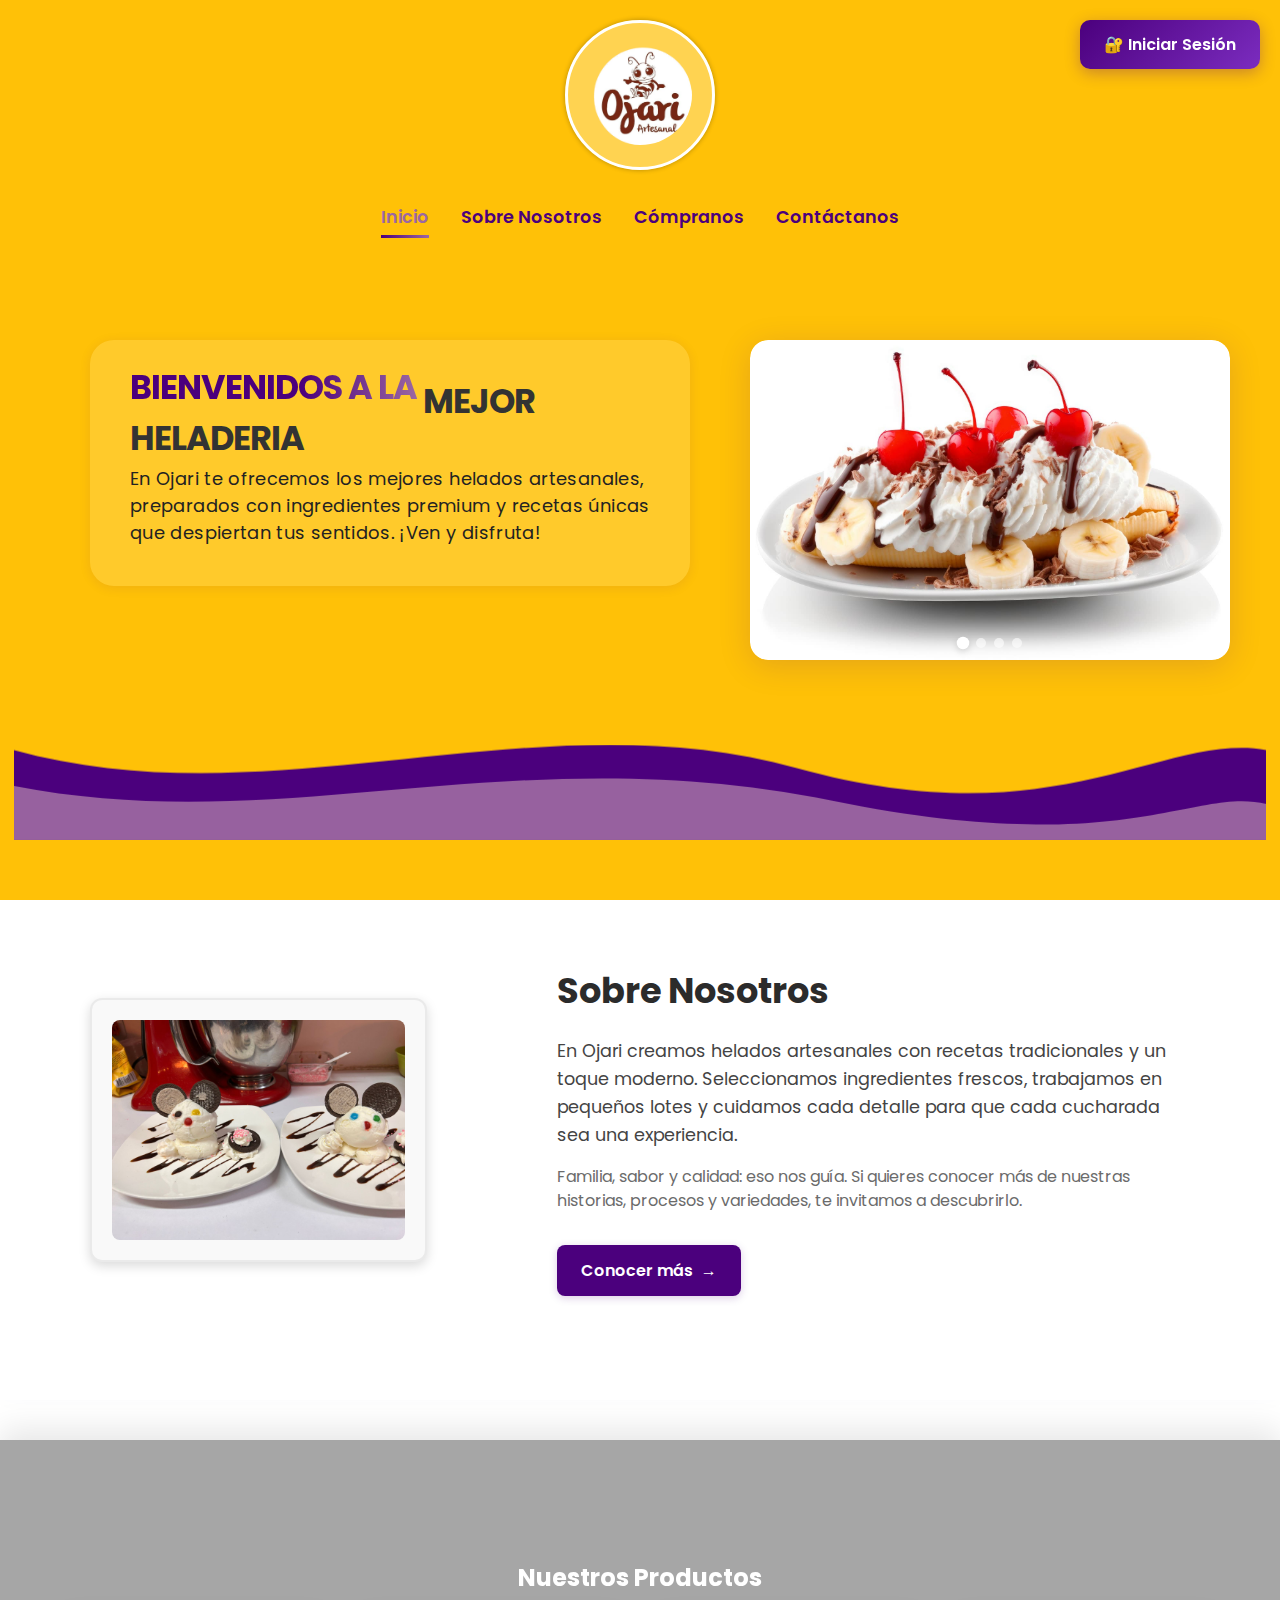
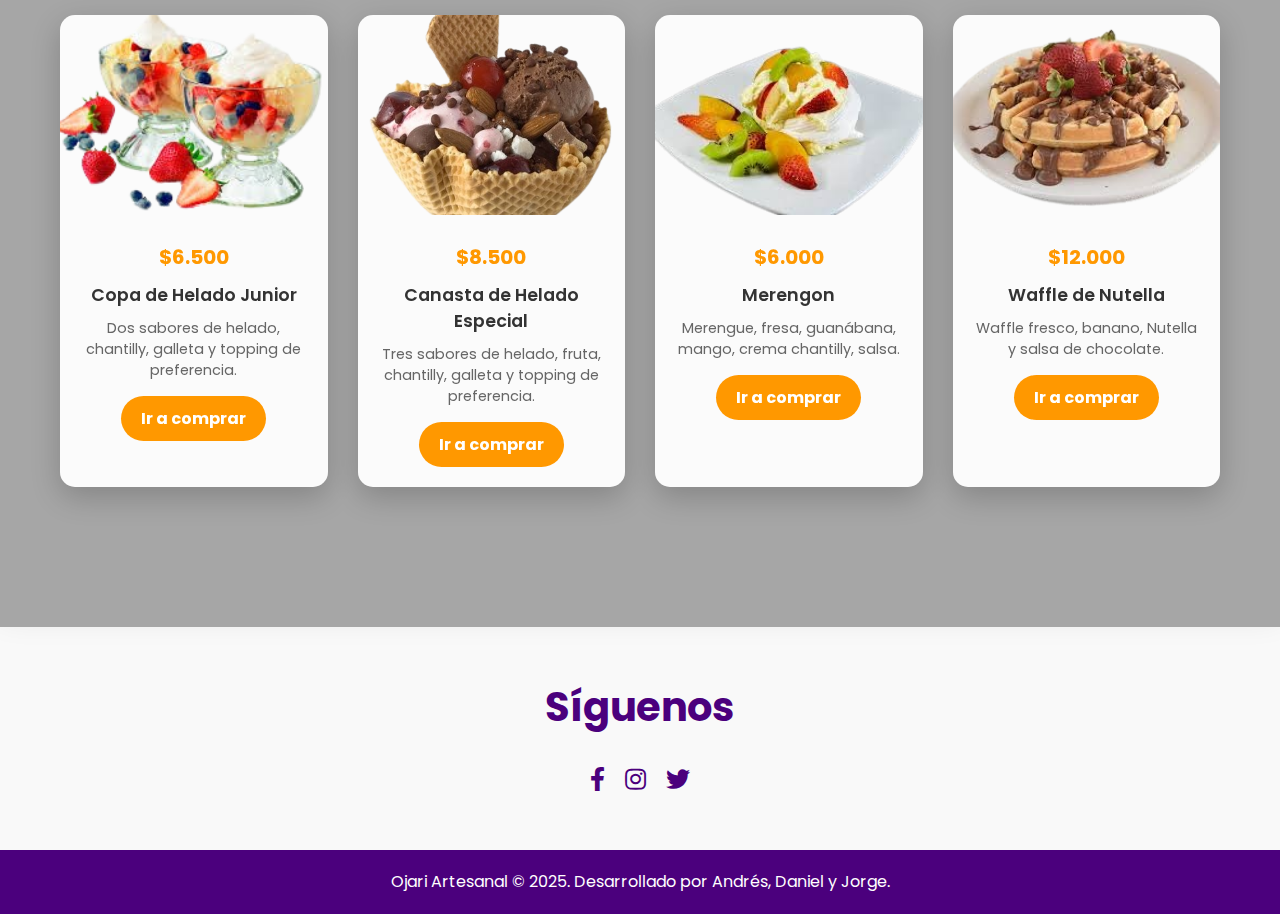
<file: Proyecto-Final-Web-main/index.html>
<!DOCTYPE html>
<html lang="es">
  <head>
    <meta charset="UTF-8" />
    <meta name="viewport" content="width=device-width, initial-scale=1.0" />
    <title>Ojari Sabana</title>
    <link
      href="https://cdnjs.cloudflare.com/ajax/libs/font-awesome/5.15.4/css/all.min.css"
      rel="stylesheet"
    />
    <link rel="stylesheet" href="Menu-Principal.css" />
    <link rel="stylesheet" href="estilos-nuevos.css" />
    <link
      href="https://fonts.googleapis.com/css2?family=Poppins:wght@400;500;600;700&display=swap"
      rel="stylesheet"
    />
    <style>
      .btn-login {
        position: fixed;
        top: 20px;
        right: 20px;
        padding: 12px 24px;
        background: linear-gradient(135deg, #4b007d 0%, #7b2cbf 100%);
        color: white;
        border: none;
        border-radius: 10px;
        font-size: 1rem;
        font-weight: 600;
        cursor: pointer;
        box-shadow: 0 4px 15px rgba(75, 0, 125, 0.3);
        transition: all 0.3s ease;
        z-index: 1000;
        text-decoration: none;
        display: inline-block;
      }
      
      .btn-login:hover {
        transform: translateY(-2px);
        box-shadow: 0 6px 20px rgba(75, 0, 125, 0.4);
      }
      
      .user-info {
        position: fixed;
        top: 20px;
        right: 20px;
        display: flex;
        align-items: center;
        gap: 15px;
        background: white;
        padding: 10px 20px;
        border-radius: 50px;
        box-shadow: 0 4px 15px rgba(0, 0, 0, 0.1);
        z-index: 1000;
      }
      
      .user-info span {
        font-weight: 600;
        color: #4b007d;
      }
      
      .btn-logout-header {
        padding: 8px 16px;
        background: #e74c3c;
        color: white;
        border: none;
        border-radius: 8px;
        cursor: pointer;
        font-weight: 600;
        transition: background 0.3s ease;
      }
      
      .btn-logout-header:hover {
        background: #c0392b;
      }
    </style>
  </head>
  <body>
    <!-- Botón de Login/User Info -->
    <div id="auth-section"></div>

    <div class="contenedorcito">
      <header>
        <div class="logo-empresa">
          <img
            src="Ojari-logo-removebg-preview.png"
            class="logo"
            alt="logo-ojari"
            loading="lazy"
          />
        </div>

        <nav>
          <ul>
            <li><a href="#" aria-current="page">Inicio</a></li>
            <li><a href="about_us.html">Sobre Nosotros</a></li>
            <li><a href="Precio-Productos.html">Cómpranos</a></li>
            <li><a href="contactanos.html">Contáctanos</a></li>
          </ul>
        </nav>
      </header>

      <div class="bienvenida">
        <div class="intro-contenedor">
          <h1>
            <span class="intro-highlight">BIENVENIDOS A LA</span> MEJOR
            HELADERIA
          </h1>
          <p>
            En Ojari te ofrecemos los mejores helados artesanales, preparados
            con ingredientes premium y recetas únicas que despiertan tus
            sentidos. ¡Ven y disfruta!
          </p>
        </div>

        <div class="carrusel" aria-roledescription="carousel">
          <div class="slider" role="list">
            <img
              src="helado1.jpg"
              alt="helado-1"
              class="slide"
              loading="lazy"
            />
            <img
              src="helado2.jpg"
              alt="helado-2"
              class="slide"
              loading="lazy"
            />
            <img
              src="helado3.jpeg"
              alt="helado-3"
              class="slide"
              loading="lazy"
            />
            <img
              src="helado4.jpeg"
              alt="helado-4"
              class="slide"
              loading="lazy"
            />
          </div>

          <div class="puntos" role="tablist" aria-label="indicadores-de-imagen">
            <button
              class="dot active"
              data-index="0"
              aria-label="Imagen 1"
              aria-pressed="true"
            ></button>
            <button
              class="dot"
              data-index="1"
              aria-label="Imagen 2"
              aria-pressed="false"
            ></button>
            <button
              class="dot"
              data-index="2"
              aria-label="Imagen 3"
              aria-pressed="false"
            ></button>
            <button
              class="dot"
              data-index="3"
              aria-label="Imagen 4"
              aria-pressed="false"
            ></button>
          </div>
        </div>
      </div>

      <div class="divisor-ondulado" aria-hidden="true">
        <svg
          viewBox="0 0 1440 200"
          xmlns="http://www.w3.org/2000/svg"
          preserveAspectRatio="none"
        >
          <path
            class="onda onda-1"
            d="M0,100 C300,180 600,40 900,120 C1200,200 1320,80 1440,100 L1440,200 L0,200 Z"
            fill="#4B007D"
          />
          <path
            class="onda onda-2"
            d="M0,140 C320,200 580,80 960,160 C1280,220 1360,140 1440,160 L1440,200 L0,200 Z"
            fill="#9B67A2"
          />
        </svg>
      </div>
    </div>

    <main class="seccion-blanca">
      <section class="about-section container">
        <div class="about-grid">
          <div class="about-image">
            <div class="image-wrapper">
              <img
                src="Ratoncitos.jpg"
                alt="dibujo-decorativo-de-abejita"
                loading="lazy"
              />
            </div>
          </div>
          <div class="about-content">
            <div class="flecha" aria-hidden="true">
              <svg width="100" height="24" viewBox="0 0 100 24">
                <path
                  d="M0 12h94l-8-8 2-2 12 12-12 12-2-2 8-8H0z"
                  fill="#4B007D"
                />
              </svg>
            </div>
            <h2 class="title-animated">Sobre Nosotros</h2>
            <p class="main-text">
              En Ojari creamos helados artesanales con recetas tradicionales y
              un toque moderno. Seleccionamos ingredientes frescos, trabajamos
              en pequeños lotes y cuidamos cada detalle para que cada cucharada
              sea una experiencia.
            </p>
            <p class="muted">
              Familia, sabor y calidad: eso nos guía. Si quieres conocer más de
              nuestras historias, procesos y variedades, te invitamos a
              descubrirlo.
            </p>
            <div class="cta-wrapper">
              <a href="about_us.html" class="btn-conocer">
                Conocer más
                <span class="btn-arrow">→</span>
              </a>
            </div>
          </div>
        </div>
      </section>
    </main>

    <section class="seccion-frutal">
      <div class="seccion-fondo">
        <div class="seccion-contenido">
          <h2>Nuestros Productos</h2>
          <div class="productos-grid">
            <div class="producto-card">
              <div class="producto-imagen">
                <img
                  src="PRODUCTO-VENTA1.png"
                  alt="Helado de Chocolate"
                  loading="lazy"
                />
              </div>
              <div class="producto-info">
                <span class="producto-precio">$6.500</span>
                <h3 class="producto-nombre">Copa de Helado Junior</h3>
                <p class="producto-descripcion">
                  Dos sabores de helado, chantilly, galleta y topping de
                  preferencia.
                </p>
                <a href="Precio-Productos.html" class="btn-comprar"
                  >Ir a comprar</a
                >
              </div>
            </div>

            <div class="producto-card">
              <div class="producto-imagen">
                <img
                  src="PRODUCTO-VENTA2.png"
                  alt="Helado de Fresa"
                  loading="lazy"
                />
              </div>
              <div class="producto-info">
                <span class="producto-precio">$8.500</span>
                <h3 class="producto-nombre">Canasta de Helado Especial</h3>
                <p class="producto-descripcion">
                  Tres sabores de helado, fruta, chantilly, galleta y topping de
                  preferencia.
                </p>
                <a href="Precio-Productos.html" class="btn-comprar"
                  >Ir a comprar</a
                >
              </div>
            </div>

            <div class="producto-card">
              <div class="producto-imagen">
                <img
                  src="PRODUCTO-VENTA3.png"
                  alt="Helado de Vainilla"
                  loading="lazy"
                />
              </div>
              <div class="producto-info">
                <span class="producto-precio">$6.000</span>
                <h3 class="producto-nombre">Merengon</h3>
                <p class="producto-descripcion">
                  Merengue, fresa, guanábana, mango, crema chantilly, salsa.
                </p>
                <a href="Precio-Productos.html" class="btn-comprar"
                  >Ir a comprar</a
                >
              </div>
            </div>

            <div class="producto-card">
              <div class="producto-imagen">
                <img
                  src="PRODUCTO-VENTA4.png"
                  alt="Helado de Mango"
                  loading="lazy"
                />
              </div>
              <div class="producto-info">
                <span class="producto-precio">$12.000</span>
                <h3 class="producto-nombre">Waffle de Nutella</h3>
                <p class="producto-descripcion">
                  Waffle fresco, banano, Nutella y salsa de chocolate.
                </p>
                <a href="Precio-Productos.html" class="btn-comprar"
                  >Ir a comprar</a
                >
              </div>
            </div>
          </div>
        </div>
      </div>
    </section>

    <section class="seccion-siguenos">
      <div class="contenedor-siguenos">
        <h2>Síguenos</h2>
        <div class="redes-sociales">
          <a
            href="https://www.facebook.com/share/16ijiYumfW/"
            target="_blank"
            aria-label="Facebook"
          >
            <i class="fab fa-facebook-f"></i>
          </a>
          <a
            href="https://www.instagram.com/ojariartesanal?igsh=eGNoZmZqZ2VrZmZw"
            target="_blank"
            aria-label="Instagram"
          >
            <i class="fab fa-instagram"></i>
          </a>
          <a
            href="https://youtu.be/hllu_rb1ow0?si=dMfZpmNm_DOh5exF"
            target="_blank"
            aria-label="Twitter"
          >
            <i class="fab fa-twitter"></i>
          </a>
        </div>
      </div>
    </section>

    <footer class="pie-pagina">
      <p>Ojari Artesanal © 2025. Desarrollado por Andrés, Daniel y Jorge.</p>
    </footer>

    <script src="api-service.js"></script>
    <script src="Menu-Principal.js" defer></script>
    <script>
      // Verificar si hay sesión activa y mostrar info
      document.addEventListener('DOMContentLoaded', () => {
        const authSection = document.getElementById('auth-section');
        
        if (ApiService.isAuthenticated()) {
          const usuario = localStorage.getItem('usuario') || 'Usuario';
          const rol = ApiService.getUserRole();
          
          authSection.innerHTML = `
            <div class="user-info">
              <span>👤 ${usuario} (${rol})</span>
              <button class="btn-logout-header" onclick="ApiService.logout()">
                Cerrar Sesión
              </button>
            </div>
          `;
        } else {
          authSection.innerHTML = `
            <a href="login.html" class="btn-login">
              🔐 Iniciar Sesión
            </a>
          `;
        }
      });
    </script>
  </body>
</html>
</file>
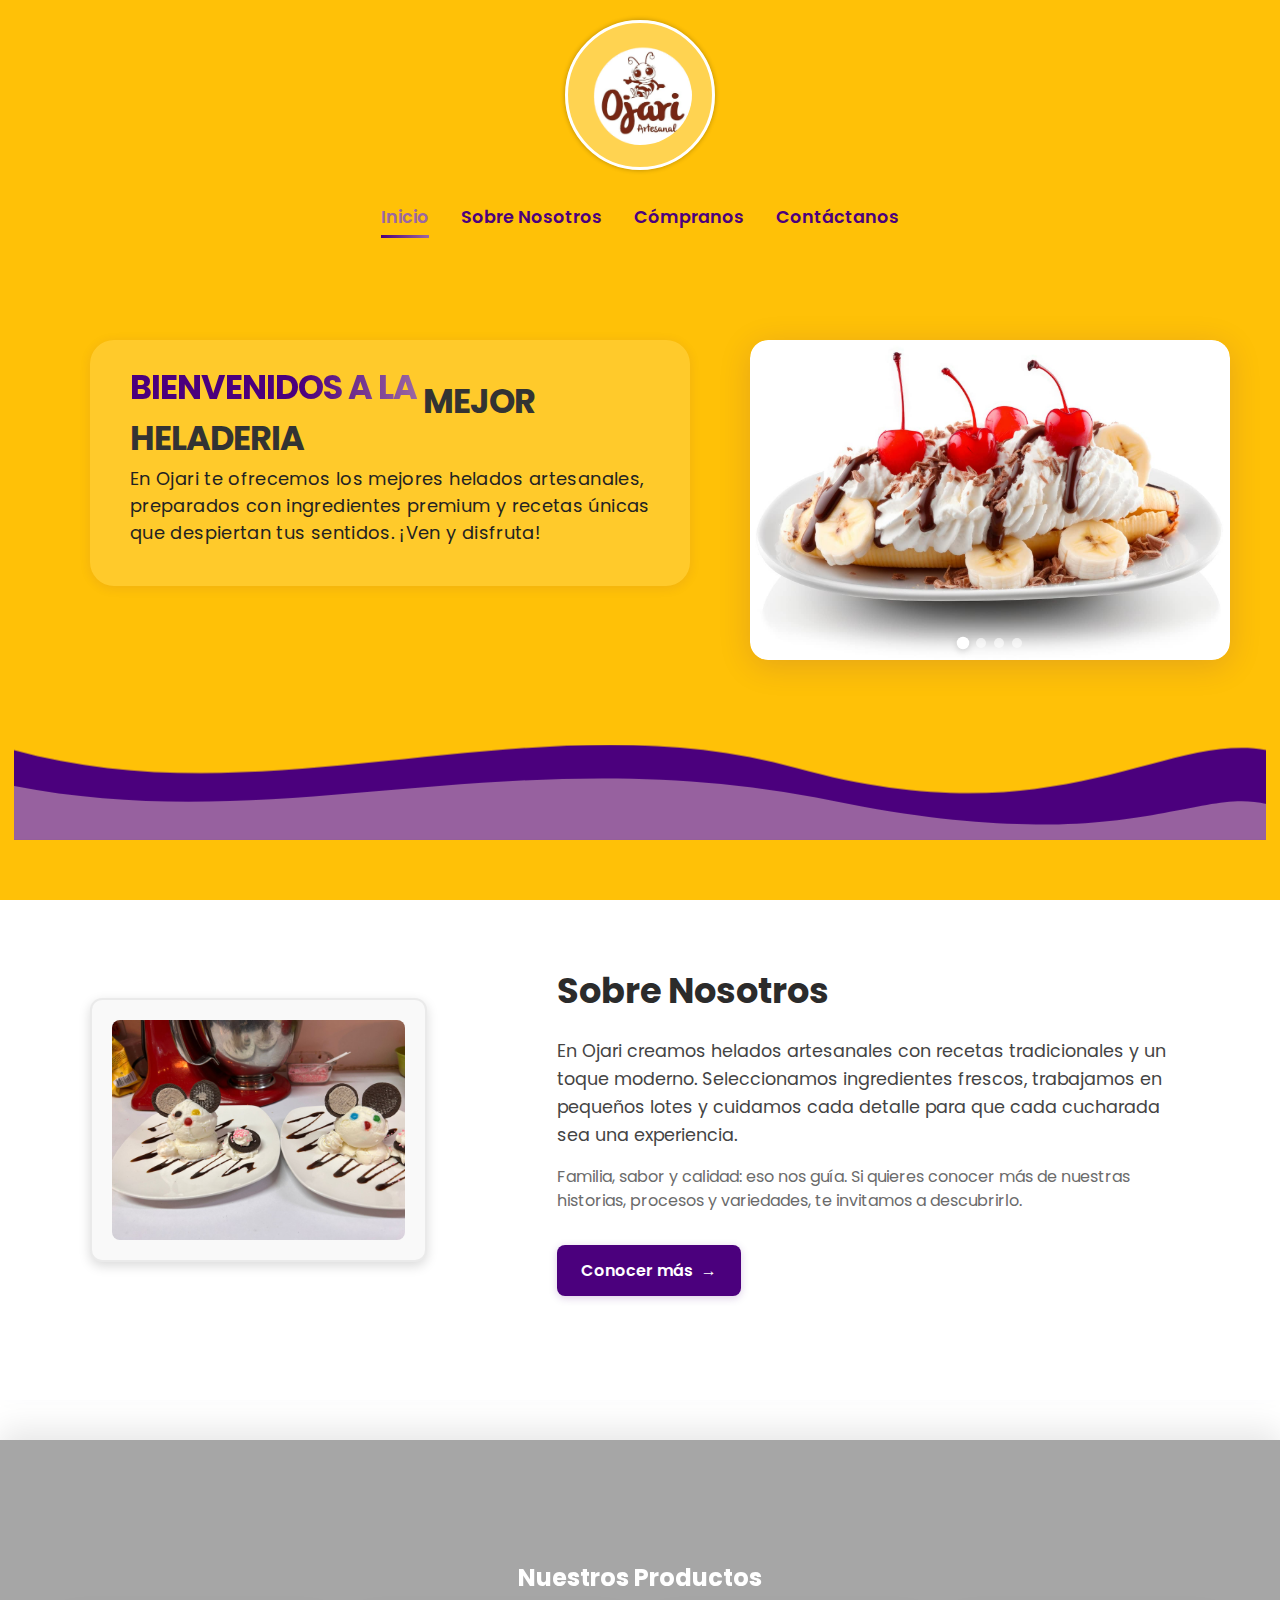
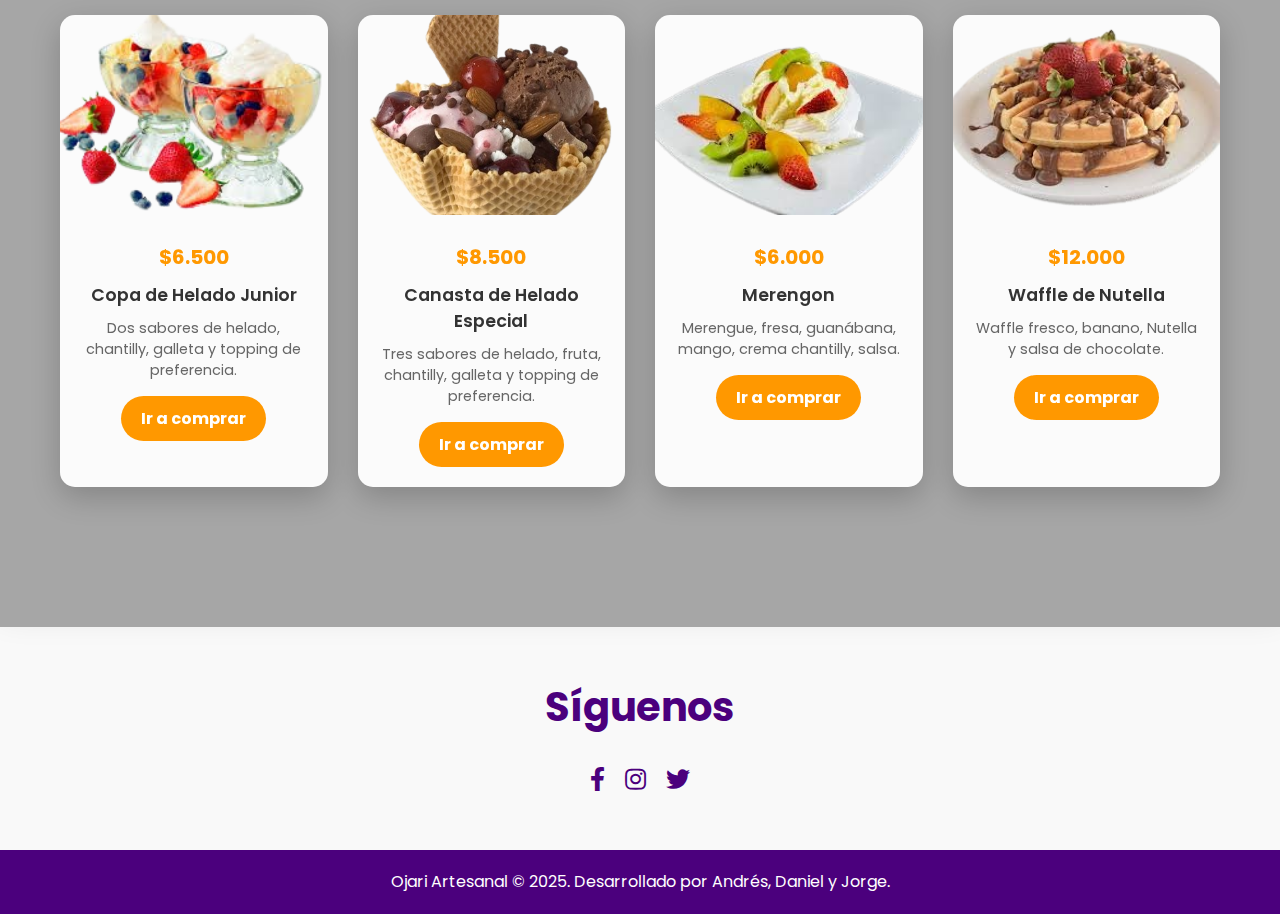
<file: Proyecto-Final-Web-main/Proyecto-Final-Web-main/index.html>
<!DOCTYPE html>
<html lang="es">
  <head>
    <meta charset="UTF-8" />
    <meta name="viewport" content="width=device-width, initial-scale=1.0" />
    <title>Ojari Sabana</title>
    <link
      href="https://cdnjs.cloudflare.com/ajax/libs/font-awesome/5.15.4/css/all.min.css"
      rel="stylesheet"
    />
    <!-- CSS principal -->
    <link rel="stylesheet" href="Menu-Principal.css" />
    <link rel="stylesheet" href="estilos-nuevos.css" />

    <!-- Fuente (consolida pesos en un solo link) -->
    <link
      href="https://fonts.googleapis.com/css2?family=Poppins:wght@400;500;600;700&display=swap"
      rel="stylesheet"
    />
  </head>
  <body>
    <!-- Contenedor principal con fondo amarillo -->
    <div class="contenedorcito">
      <!-- Header y navegación -->
      <header>
        <div class="logo-empresa">
          <img
            src="Ojari-logo-removebg-preview.png"
            class="logo"
            alt="logo-ojari"
            loading="lazy"
          />
        </div>

        <nav>
          <ul>
            <li><a href="#" aria-current="page">Inicio</a></li>
            <li>
              <a href="about_us.html">Sobre Nosotros</a>
            </li>

            <li><a href="Precio-Productos.html">Cómpranos</a></li>
            <li><a href="contactanos.html">Contáctanos</a></li>
          </ul>
        </nav>
      </header>

      <!-- Bloque de bienvenida + carrusel -->
      <div class="bienvenida">
        <div class="intro-contenedor">
          <h1>
            <span class="intro-highlight">BIENVENIDOS A LA</span> MEJOR
            HELADERIA
          </h1>
          <p>
            En Ojari te ofrecemos los mejores helados artesanales, preparados
            con ingredientes premium y recetas únicas que despiertan tus
            sentidos. ¡Ven y disfruta!
          </p>
        </div>

        <!-- Carrusel -->
        <div class="carrusel" aria-roledescription="carousel">
          <div class="slider" role="list">
            <img
              src="helado1.jpg"
              alt="helado-1"
              class="slide"
              loading="lazy"
            />
            <img
              src="helado2.jpg"
              alt="helado-2"
              class="slide"
              loading="lazy"
            />
            <img
              src="helado3.jpeg"
              alt="helado-3"
              class="slide"
              loading="lazy"
            />
            <img
              src="helado4.jpeg"
              alt="helado-4"
              class="slide"
              loading="lazy"
            />
          </div>

          <!-- Indicadores del carrusel -->
          <div class="puntos" role="tablist" aria-label="indicadores-de-imagen">
            <button
              class="dot active"
              data-index="0"
              aria-label="Imagen 1"
              aria-pressed="true"
            ></button>
            <button
              class="dot"
              data-index="1"
              aria-label="Imagen 2"
              aria-pressed="false"
            ></button>
            <button
              class="dot"
              data-index="2"
              aria-label="Imagen 3"
              aria-pressed="false"
            ></button>
            <button
              class="dot"
              data-index="3"
              aria-label="Imagen 4"
              aria-pressed="false"
            ></button>
          </div>
        </div>
      </div>

      <!-- Divisor ondulado (Opción A) -->
      <div class="divisor-ondulado" aria-hidden="true">
        <svg
          viewBox="0 0 1440 200"
          xmlns="http://www.w3.org/2000/svg"
          preserveAspectRatio="none"
        >
          <path
            class="onda onda-1"
            d="M0,100 C300,180 600,40 900,120 C1200,200 1320,80 1440,100 L1440,200 L0,200 Z"
            fill="#4B007D"
          />
          <path
            class="onda onda-2"
            d="M0,140 C320,200 580,80 960,160 C1280,220 1360,140 1440,160 L1440,200 L0,200 Z"
            fill="#9B67A2"
          />
        </svg>
      </div>
    </div>
    <!-- Fin contenedor amarillo -->

    <!---Segunda parte de la pagina la pagina blanca con el sobre nosotros -->
    <main class="seccion-blanca">
      <!--Aqui va la seccion de la segunda parte-->
      <section class="about-section container">
        <div class="about-grid">
          <div class="about-image">
            <div class="image-wrapper">
              <img
                src="Ratoncitos.jpg"
                alt="dibujo-decorativo-de-abejita"
                loading="lazy"
              />
            </div>
          </div>
          <div class="about-content">
            <div class="flecha" aria-hidden="true">
              <svg width="100" height="24" viewBox="0 0 100 24">
                <path
                  d="M0 12h94l-8-8 2-2 12 12-12 12-2-2 8-8H0z"
                  fill="#4B007D"
                />
              </svg>
            </div>
            <h2 class="title-animated">Sobre Nosotros</h2>
            <p class="main-text">
              En Ojari creamos helados artesanales con recetas tradicionales y
              un toque moderno. Seleccionamos ingredientes frescos, trabajamos
              en pequeños lotes y cuidamos cada detalle para que cada cucharada
              sea una experiencia.
            </p>
            <p class="muted">
              Familia, sabor y calidad: eso nos guía. Si quieres conocer más de
              nuestras historias, procesos y variedades, te invitamos a
              descubrirlo.
            </p>
            <div class="cta-wrapper">
              <a href="about_us.html" class="btn-conocer">
                Conocer más
                <span class="btn-arrow">→</span>
              </a>
            </div>
          </div>
        </div>
      </section>
    </main>

    <!-- Sección de productos -->
    <section class="seccion-frutal">
      <div class="seccion-fondo">
        <div class="seccion-contenido">
          <h2>Nuestros Productos</h2>
          <div class="productos-grid">
            <!-- Producto 1 -->
            <div class="producto-card">
              <div class="producto-imagen">
                <img
                  src="PRODUCTO-VENTA1.png"
                  alt="Helado de Chocolate"
                  loading="lazy"
                />
              </div>
              <div class="producto-info">
                <span class="producto-precio">$6.500</span>
                <h3 class="producto-nombre">Copa de Helado Junior</h3>
                <p class="producto-descripcion">
                  Dos sabores de helado, chantilly, galleta y topping de
                  preferencia.
                </p>
                <a href="Precio-Productos.html" class="btn-comprar"
                  >Ir a comprar</a
                >
              </div>
            </div>
            <!-- Producto 2 -->
            <div class="producto-card">
              <div class="producto-imagen">
                <img
                  src="PRODUCTO-VENTA2.png"
                  alt="Helado de Fresa"
                  loading="lazy"
                />
              </div>
              <div class="producto-info">
                <span class="producto-precio">$8.500</span>
                <h3 class="producto-nombre">Canasta de Helado Especial</h3>
                <p class="producto-descripcion">
                  Tres sabores de helado, fruta, chantilly, galleta y topping de
                  preferencia.
                </p>
                <a href="Precio-Productos.html" class="btn-comprar"
                  >Ir a comprar</a
                >
              </div>
            </div>
            <!-- Producto 3 -->
            <div class="producto-card">
              <div class="producto-imagen">
                <img
                  src="PRODUCTO-VENTA3.png"
                  alt="Helado de Vainilla"
                  loading="lazy"
                />
              </div>
              <div class="producto-info">
                <span class="producto-precio">$6.000</span>
                <h3 class="producto-nombre">Merengon</h3>
                <p class="producto-descripcion">
                  Merengue, fresa, guanábana, mango, crema chantilly, salsa.
                </p>
                <a href="Precio-Productos.html" class="btn-comprar"
                  >Ir a comprar</a
                >
              </div>
            </div>
            <!-- Producto 4 -->
            <div class="producto-card">
              <div class="producto-imagen">
                <img
                  src="PRODUCTO-VENTA4.png"
                  alt="Helado de Mango"
                  loading="lazy"
                />
              </div>
              <div class="producto-info">
                <span class="producto-precio">$12.000</span>
                <h3 class="producto-nombre">Waffle de Nutella</h3>
                <p class="producto-descripcion">
                  Waffle fresco, banano, Nutella y salsa de chocolate.
                </p>
                <a href="Precio-Productos.html" class="btn-comprar"
                  >Ir a comprar</a
                >
              </div>
            </div>
          </div>
        </div>
      </div>
    </section>
    <section class="seccion-siguenos">
      <div class="contenedor-siguenos">
        <h2>Síguenos</h2>
        <div class="redes-sociales">
          <a
            href="https://www.facebook.com/share/16ijiYumfW/"
            target="_blank"
            aria-label="Facebook"
          >
            <i class="fab fa-facebook-f"></i>
          </a>
          <a
            href="https://www.instagram.com/ojariartesanal?igsh=eGNoZmZqZ2VrZmZw"
            target="_blank"
            aria-label="Instagram"
          >
            <i class="fab fa-instagram"></i>
          </a>
          <a
            href="https://youtu.be/hllu_rb1ow0?si=dMfZpmNm_DOh5exF"
            target="_blank"
            aria-label="Twitter"
          >
            <i class="fab fa-twitter"></i>
          </a>
        </div>
      </div>
    </section>
    <footer class="pie-pagina">
      <p>Ojari Artesanal © 2025. Desarrollado por Andrés, Daniel y Jorge.</p>
    </footer>
    <!-- Script del carrusel -->
    <script src="Menu-Principal.js" defer></script>
  </body>
</html>
</file>
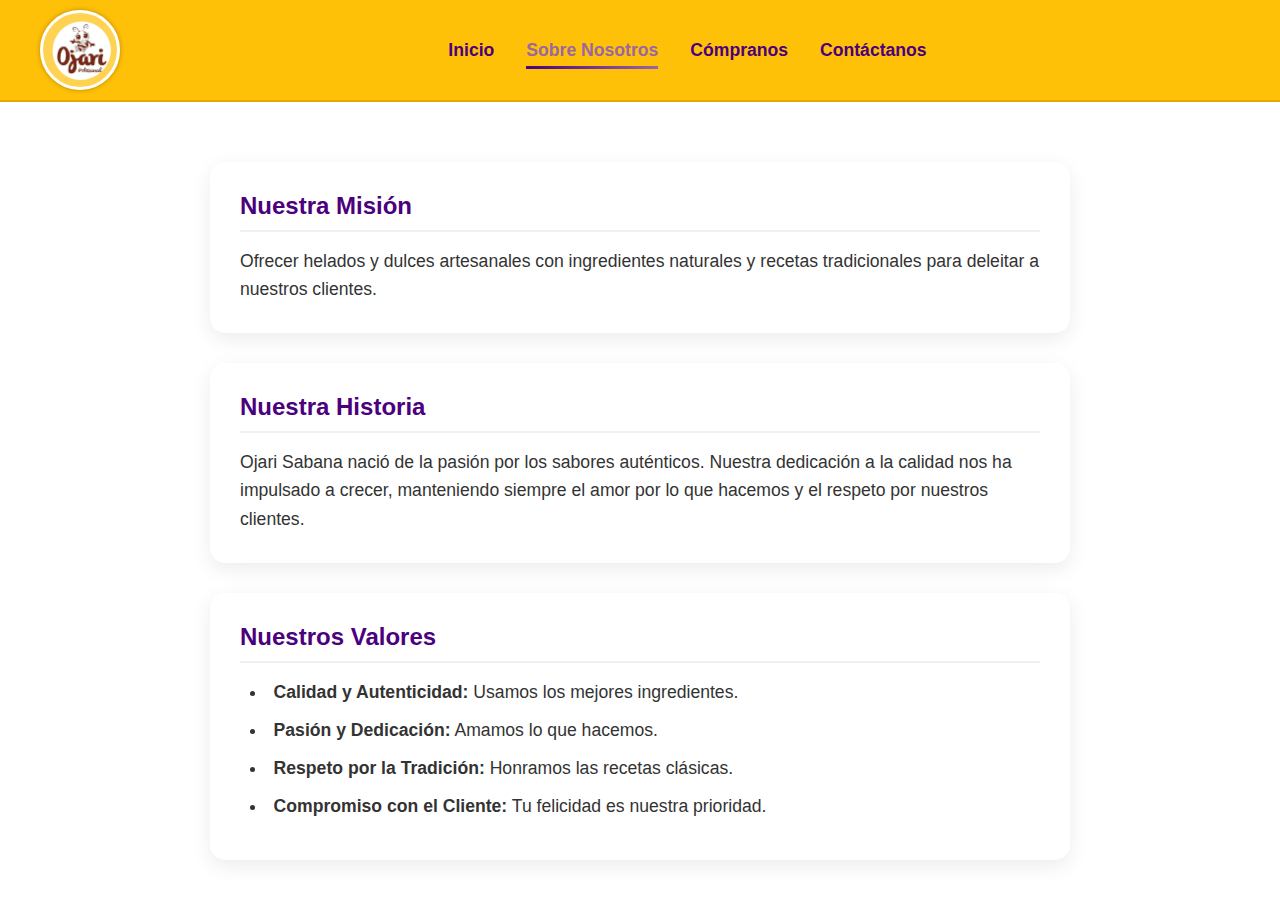
<file: Proyecto-Final-Web-main/about_us.html>
<!DOCTYPE html>
<html lang="es">
  <head>
    <meta charset="UTF-8" />
    <meta name="viewport" content="width=device-width, initial-scale=1" />
    <title>Sobre Nosotros - Ojari Sabana</title>
    <link rel="stylesheet" href="Combined.css" />
    <link rel="stylesheet" href="custom-styles.css" />
  </head>
  <body class="pagina-productos">
    <header>
      <div class="logo-empresa">
        <img
          src="Ojari-logo-removebg-preview.png"
          class="logo"
          alt="logo-ojari"
          loading="lazy"
        />
      </div>

      <nav>
        <ul>
          <li><a href="index.html">Inicio</a></li>
          <li>
            <a href="about_us.html" aria-current="page">Sobre Nosotros</a>
          </li>
          <li><a href="Precio-Productos.html">Cómpranos</a></li>
          <li><a href="contactanos.html">Contáctanos</a></li>
        </ul>
      </nav>
    </header>

    <main class="main-content">
      <article class="content-card">
        <h2>Nuestra Misión</h2>
        <p>
          Ofrecer helados y dulces artesanales con ingredientes naturales y
          recetas tradicionales para deleitar a nuestros clientes.
        </p>
      </article>

      <article class="content-card">
        <h2>Nuestra Historia</h2>
        <p>
          Ojari Sabana nació de la pasión por los sabores auténticos. Nuestra
          dedicación a la calidad nos ha impulsado a crecer, manteniendo siempre
          el amor por lo que hacemos y el respeto por nuestros clientes.
        </p>
      </article>

      <article class="content-card">
        <h2>Nuestros Valores</h2>
        <ul>
          <li>
            <strong>Calidad y Autenticidad:</strong> Usamos los mejores
            ingredientes.
          </li>
          <li><strong>Pasión y Dedicación:</strong> Amamos lo que hacemos.</li>
          <li>
            <strong>Respeto por la Tradición:</strong> Honramos las recetas
            clásicas.
          </li>
          <li>
            <strong>Compromiso con el Cliente:</strong> Tu felicidad es nuestra
            prioridad.
          </li>
        </ul>
      </article>
    </main>
  </body>
</html>
</file>
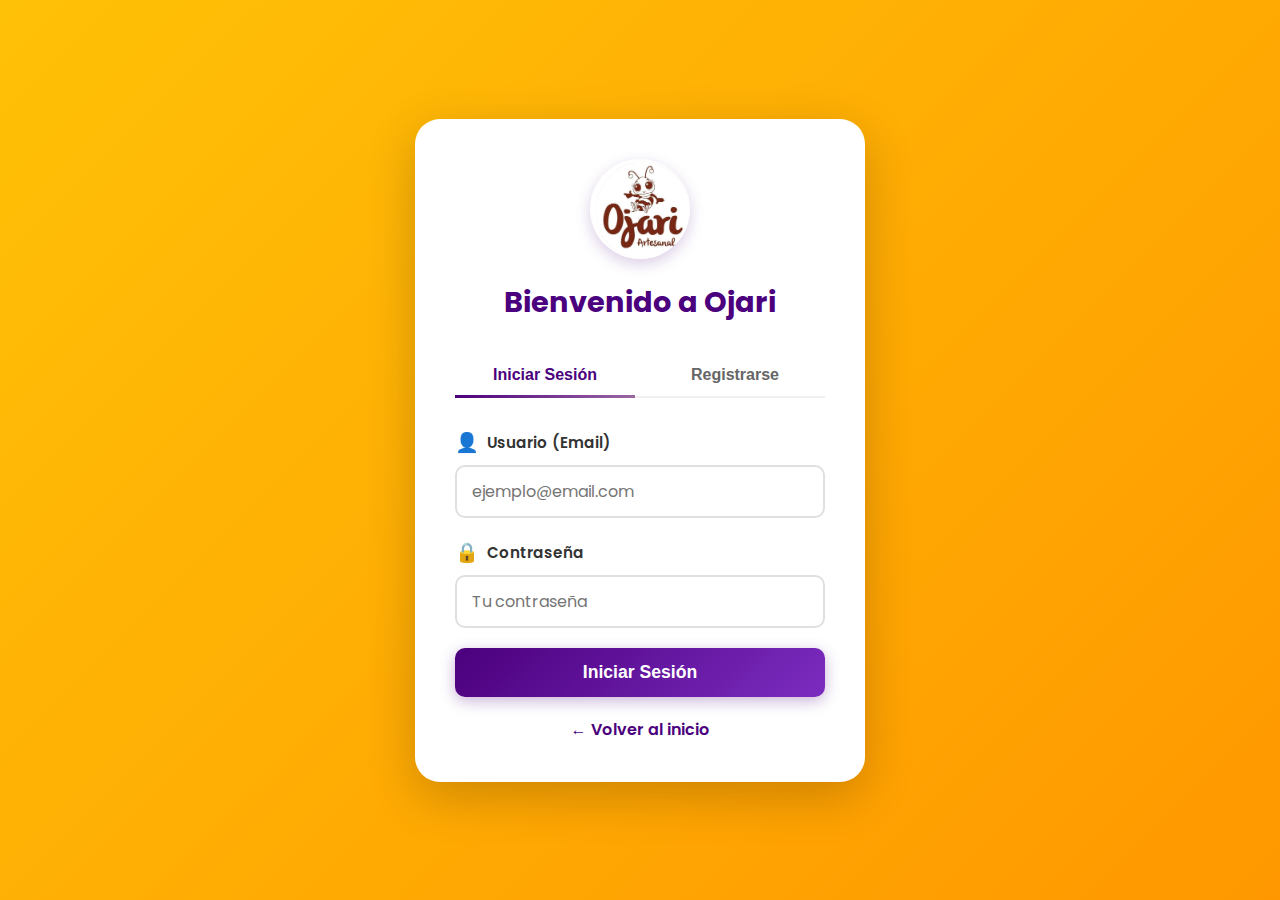
<file: Proyecto-Final-Web-main/admin-dashboard.html>
<!DOCTYPE html>
<html lang="es">
<head>
    <meta charset="UTF-8">
    <meta name="viewport" content="width=device-width, initial-scale=1.0">
    <title>Panel de Administración - Ojari</title>
    <link href="https://fonts.googleapis.com/css2?family=Poppins:wght@400;500;600;700&display=swap" rel="stylesheet">
    <link rel="stylesheet" href="admin-dashboard.css">
</head>
<body>
    <div class="dashboard-container">
        <!-- SIDEBAR -->
        <aside class="sidebar">
            <div class="sidebar-header">
                <img src="Ojari-logo-removebg-preview.png" alt="Logo Ojari" class="sidebar-logo">
                <h2>Panel Admin</h2>
            </div>

            <nav class="sidebar-nav">
                <button class="nav-btn active" data-section="productos">
                    📦 Productos
                </button>
                <button class="nav-btn" data-section="pedidos">
                    🛒 Pedidos
                </button>
                <button class="nav-btn" data-section="categorias">
                    🏷️ Categorías
                </button>
            </nav>

            <div class="sidebar-footer">
                <div class="user-info">
                    <span id="admin-name">👤 Admin</span>
                </div>
                <button class="btn-logout" onclick="ApiService.logout()">
                    🚪 Cerrar Sesión
                </button>
                <a href="index.html" class="btn-home">
                    🏠 Ir al Inicio
                </a>
            </div>
        </aside>

        <!-- MAIN CONTENT -->
        <main class="main-content">
            <!-- SECCIÓN PRODUCTOS -->
            <section id="productos-section" class="content-section active">
                <header class="section-header">
                    <h1>Gestión de Productos</h1>
                    <button class="btn-primary" onclick="abrirModalProducto()">
                        ➕ Nuevo Producto
                    </button>
                </header>

                <div class="search-bar">
                    <input 
                        type="text" 
                        id="search-productos" 
                        placeholder="🔍 Buscar productos..."
                        onkeyup="filtrarProductos()"
                    >
                    <select id="filter-categoria" onchange="filtrarProductos()">
                        <option value="">Todas las categorías</option>
                    </select>
                </div>

                <div class="table-container">
                    <table class="data-table">
                        <thead>
                            <tr>
                                <th>ID</th>
                                <th>Imagen</th>
                                <th>Nombre</th>
                                <th>Precio</th>
                                <th>Categoría</th>
                                <th>Descripción</th>
                                <th>Acciones</th>
                            </tr>
                        </thead>
                        <tbody id="productos-tbody">
                            <tr>
                                <td colspan="7" class="loading-cell">
                                    Cargando productos...
                                </td>
                            </tr>
                        </tbody>
                    </table>
                </div>
            </section>

            <!-- SECCIÓN PEDIDOS -->
            <section id="pedidos-section" class="content-section">
                <header class="section-header">
                    <h1>Gestión de Pedidos</h1>
                    <select id="filter-estado" onchange="cargarPedidos()">
                        <option value="">Todos los estados</option>
                        <option value="PENDIENTE">Pendientes</option>
                        <option value="EN_PREPARACION">En Preparación</option>
                        <option value="LISTO">Listos</option>
                        <option value="ENTREGADO">Entregados</option>
                        <option value="CANCELADO">Cancelados</option>
                    </select>
                </header>

                <div class="table-container">
                    <table class="data-table">
                        <thead>
                            <tr>
                                <th>ID Pedido</th>
                                <th>Cliente</th>
                                <th>Fecha</th>
                                <th>Total</th>
                                <th>Estado</th>
                                <th>Acciones</th>
                            </tr>
                        </thead>
                        <tbody id="pedidos-tbody">
                            <tr>
                                <td colspan="6" class="loading-cell">
                                    Cargando pedidos...
                                </td>
                            </tr>
                        </tbody>
                    </table>
                </div>
            </section>

            <!-- SECCIÓN CATEGORÍAS -->
            <section id="categorias-section" class="content-section">
                <header class="section-header">
                    <h1>Gestión de Categorías</h1>
                    <button class="btn-primary" onclick="abrirModalCategoria()">
                        ➕ Nueva Categoría
                    </button>
                </header>

                <div class="categorias-grid" id="categorias-grid">
                    <div class="loading-cell">Cargando categorías...</div>
                </div>
            </section>
        </main>
    </div>

    <!-- MODAL PRODUCTO -->
    <div id="modal-producto" class="modal-overlay">
        <div class="modal-content">
            <div class="modal-header">
                <h2 id="modal-producto-titulo">Nuevo Producto</h2>
                <button class="btn-close" onclick="cerrarModalProducto()">✖</button>
            </div>

            <form id="form-producto">
                <input type="hidden" id="producto-id">

                <div class="form-group">
                    <label for="producto-nombre">Nombre del Producto *</label>
                    <input 
                        type="text" 
                        id="producto-nombre" 
                        required
                        placeholder="Ej: Copa de Helado Junior"
                    >
                </div>

                <div class="form-row">
                    <div class="form-group">
                        <label for="producto-precio">Precio *</label>
                        <input 
                            type="number" 
                            id="producto-precio" 
                            required
                            min="0"
                            step="100"
                            placeholder="6500"
                        >
                    </div>

                    <div class="form-group">
                        <label for="producto-categoria">Categoría *</label>
                        <select id="producto-categoria" required>
                            <option value="">Seleccionar...</option>
                        </select>
                    </div>
                </div>

                <div class="form-group">
                    <label for="producto-descripcion">Descripción</label>
                    <textarea 
                        id="producto-descripcion" 
                        rows="3"
                        placeholder="Describe el producto..."
                    ></textarea>
                </div>

                <div class="form-group">
                    <label for="producto-imagen">URL de la Imagen</label>
                    <input 
                        type="text" 
                        id="producto-imagen"
                        placeholder="nombre-imagen.jpg"
                    >
                    <small>Puedes usar el nombre del archivo si está en la carpeta del proyecto</small>
                </div>

                <div class="modal-buttons">
                    <button type="button" class="btn-secondary" onclick="cerrarModalProducto()">
                        Cancelar
                    </button>
                    <button type="submit" class="btn-primary">
                        Guardar Producto
                    </button>
                </div>
            </form>
        </div>
    </div>

    <!-- MODAL CATEGORÍA -->
    <div id="modal-categoria" class="modal-overlay">
        <div class="modal-content modal-small">
            <div class="modal-header">
                <h2>Nueva Categoría</h2>
                <button class="btn-close" onclick="cerrarModalCategoria()">✖</button>
            </div>

            <form id="form-categoria">
                <div class="form-group">
                    <label for="categoria-nombre">Nombre de la Categoría *</label>
                    <input 
                        type="text" 
                        id="categoria-nombre" 
                        required
                        placeholder="Ej: Helados"
                    >
                </div>

                <div class="modal-buttons">
                    <button type="button" class="btn-secondary" onclick="cerrarModalCategoria()">
                        Cancelar
                    </button>
                    <button type="submit" class="btn-primary">
                        Guardar Categoría
                    </button>
                </div>
            </form>
        </div>
    </div>

    <!-- MODAL DETALLE PEDIDO -->
    <div id="modal-pedido-detalle" class="modal-overlay">
        <div class="modal-content">
            <div class="modal-header">
                <h2>Detalle del Pedido #<span id="pedido-detalle-id"></span></h2>
                <button class="btn-close" onclick="cerrarModalPedidoDetalle()">✖</button>
            </div>

            <div id="pedido-detalle-content">
                <!-- Se llenará dinámicamente -->
            </div>
        </div>
    </div>

    <script src="api-service.js"></script>
    <script src="admin-dashboard.js"></script>
</body>
</html>
</file>
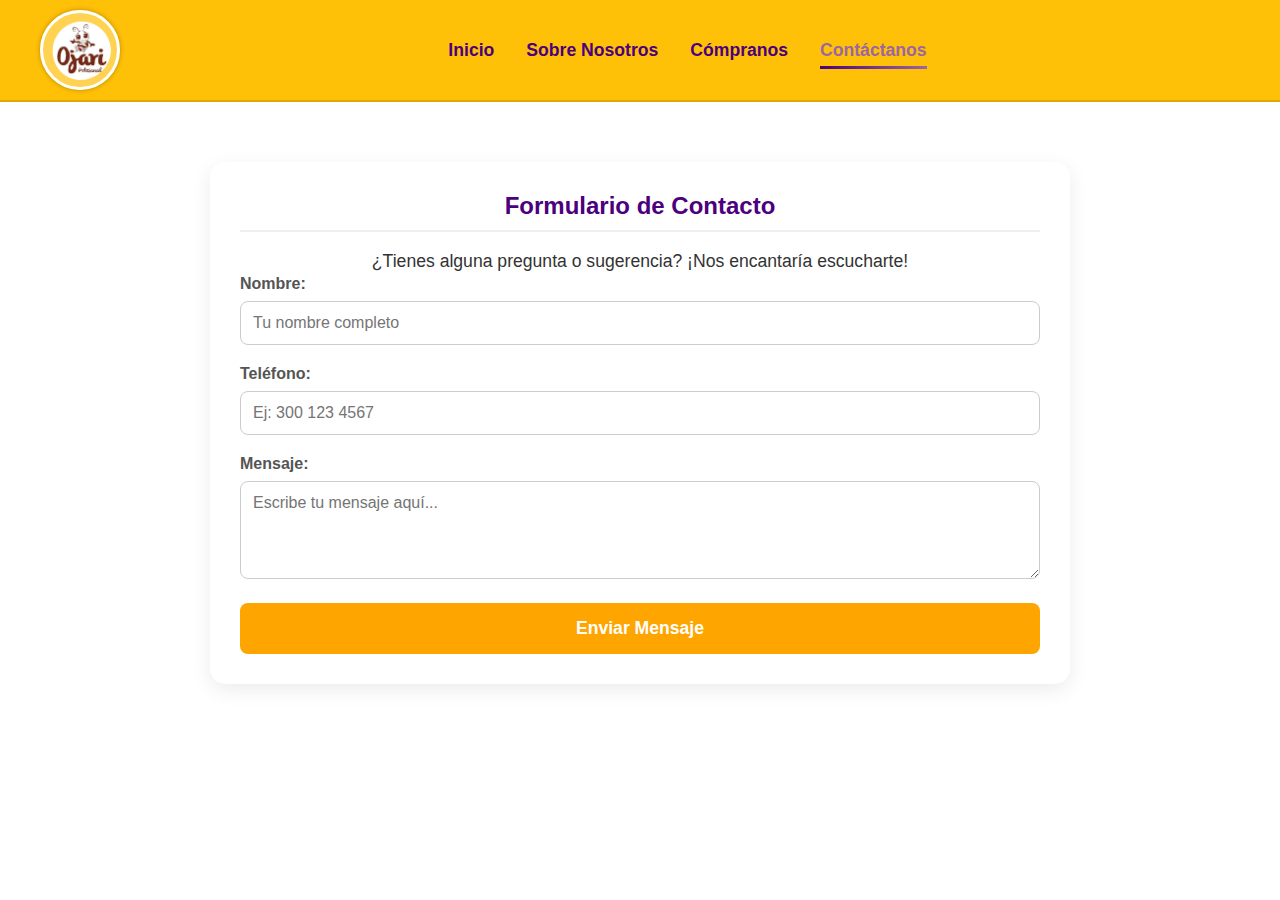
<file: Proyecto-Final-Web-main/contactanos.html>
<!DOCTYPE html>
<html lang="es">
  <head>
    <meta charset="UTF-8" />
    <meta name="viewport" content="width=device-width, initial-scale=1" />
    <title>Contáctanos - Ojari Sabana</title>
    <link rel="stylesheet" href="Combined.css" />
    <link rel="stylesheet" href="custom-styles.css" />
  </head>
  <body class="pagina-productos">
    <header>
      <div class="logo-empresa">
        <img
          src="Ojari-logo-removebg-preview.png"
          class="logo"
          alt="logo-ojari"
          loading="lazy"
        />
      </div>

      <nav>
        <ul>
          <li><a href="index.html">Inicio</a></li>
          <li><a href="about_us.html">Sobre Nosotros</a></li>
          <li><a href="Precio-Productos.html">Cómpranos</a></li>
          <li>
            <a href="contactanos.html" aria-current="page">Contáctanos</a>
          </li>
        </ul>
      </nav>
    </header>

    <main class="main-content">
      <div class="content-card form-container">
        <h2>Formulario de Contacto</h2>
        <p>¿Tienes alguna pregunta o sugerencia? ¡Nos encantaría escucharte!</p>
        <form id="contactForm" novalidate>
          <div class="form-group">
            <label for="nombre">Nombre:</label>
            <input
              type="text"
              id="nombre"
              name="nombre"
              placeholder="Tu nombre completo"
              required
            />
          </div>

          <div class="form-group">
            <label for="telefono">Teléfono:</label>
            <input
              type="tel"
              id="telefono"
              name="telefono"
              placeholder="Ej: 300 123 4567"
              required
            />
          </div>

          <div class="form-group">
            <label for="mensaje">Mensaje:</label>
            <textarea
              id="mensaje"
              name="mensaje"
              placeholder="Escribe tu mensaje aquí..."
              rows="4"
              required
            ></textarea>
          </div>

          <button type="submit" class="submit-btn">Enviar Mensaje</button>
        </form>
      </div>
    </main>
  </body>
</html>
</file>
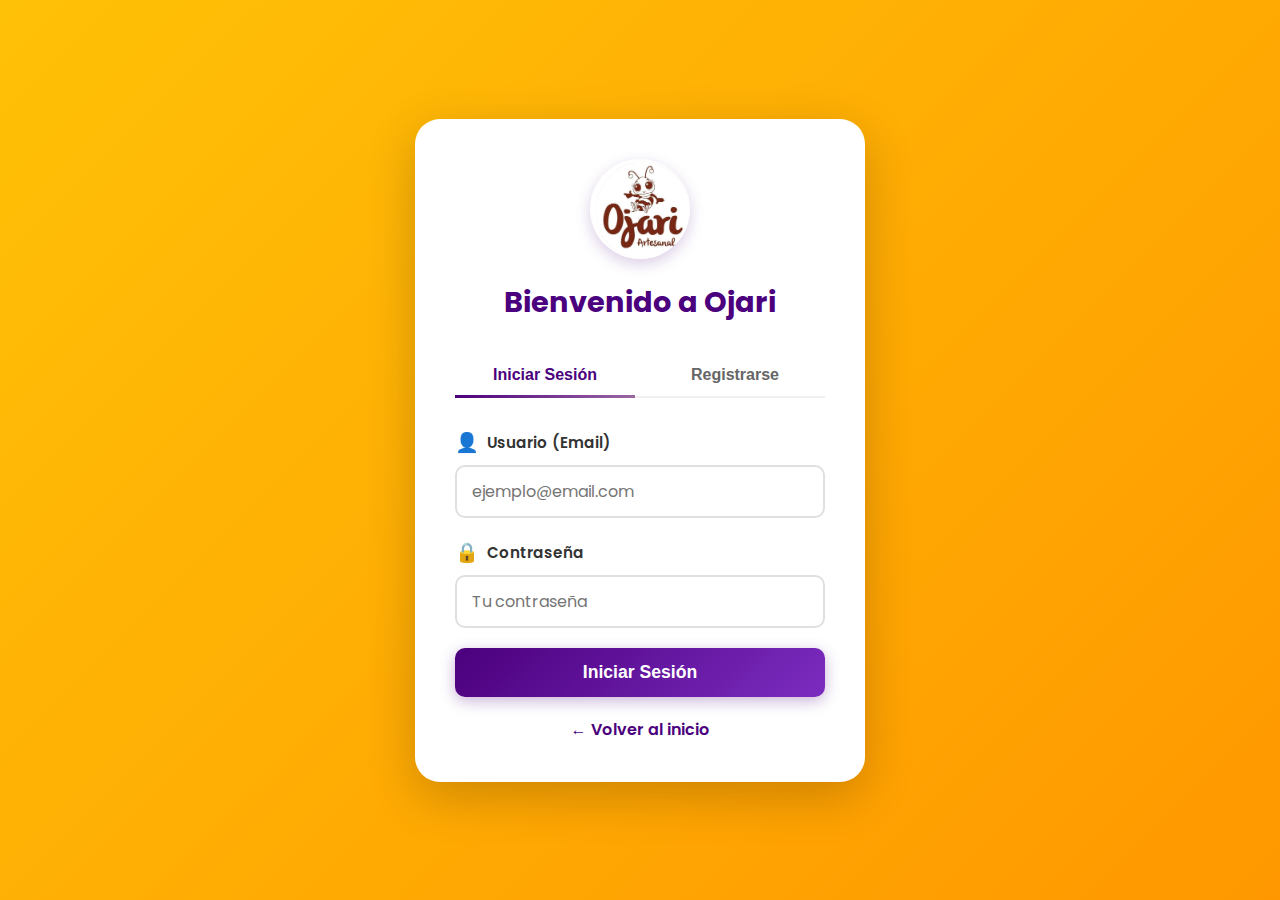
<file: Proyecto-Final-Web-main/empleado-dashboard.html>
<!DOCTYPE html>
<html lang="es">
<head>
    <meta charset="UTF-8">
    <meta name="viewport" content="width=device-width, initial-scale=1.0">
    <title>Panel de Empleado - Ojari</title>
    <link href="https://fonts.googleapis.com/css2?family=Poppins:wght@400;500;600;700&display=swap" rel="stylesheet">
    <link rel="stylesheet" href="admin-dashboard.css">
    <style>
        .sidebar {
            background: linear-gradient(180deg, #ff9800 0%, #ff5722 100%);
        }
        .quick-stats {
            display: grid;
            grid-template-columns: repeat(auto-fit, minmax(200px, 1fr));
            gap: 20px;
            margin-bottom: 30px;
        }
        .stat-card {
            background: white;
            padding: 20px;
            border-radius: 15px;
            box-shadow: 0 4px 15px rgba(0, 0, 0, 0.05);
            text-align: center;
        }
        .stat-card h3 {
            color: #666;
            font-size: 0.9rem;
            margin-bottom: 10px;
        }
        .stat-card .number {
            font-size: 2.5rem;
            font-weight: 700;
            color: var(--primary);
        }
    </style>
</head>
<body>
    <div class="dashboard-container">
        <!-- SIDEBAR -->
        <aside class="sidebar">
            <div class="sidebar-header">
                <img src="Ojari-logo-removebg-preview.png" alt="Logo Ojari" class="sidebar-logo">
                <h2>Panel Empleado</h2>
            </div>

            <nav class="sidebar-nav">
                <button class="nav-btn active" data-section="pedidos">
                    🛒 Pedidos Activos
                </button>
                <button class="nav-btn" data-section="productos">
                    📦 Ver Productos
                </button>
            </nav>

            <div class="sidebar-footer">
                <div class="user-info">
                    <span id="empleado-name">👤 Empleado</span>
                </div>
                <button class="btn-logout" onclick="ApiService.logout()">
                    🚪 Cerrar Sesión
                </button>
                <a href="index.html" class="btn-home">
                    🏠 Ir al Inicio
                </a>
            </div>
        </aside>

        <!-- MAIN CONTENT -->
        <main class="main-content">
            <!-- SECCIÓN PEDIDOS -->
            <section id="pedidos-section" class="content-section active">
                <header class="section-header">
                    <h1>Gestión de Pedidos</h1>
                    <button class="btn-primary" onclick="cargarPedidosEmpleado()">
                        🔄 Actualizar
                    </button>
                </header>

                <!-- Estadísticas Rápidas -->
                <div class="quick-stats">
                    <div class="stat-card">
                        <h3>Pendientes</h3>
                        <div class="number" id="stat-pendientes">0</div>
                    </div>
                    <div class="stat-card">
                        <h3>En Preparación</h3>
                        <div class="number" id="stat-preparacion">0</div>
                    </div>
                    <div class="stat-card">
                        <h3>Listos</h3>
                        <div class="number" id="stat-listos">0</div>
                    </div>
                    <div class="stat-card">
                        <h3>Total Hoy</h3>
                        <div class="number" id="stat-total">0</div>
                    </div>
                </div>

                <!-- Filtros -->
                <div class="search-bar">
                    <select id="filter-estado-empleado" onchange="cargarPedidosEmpleado()">
                        <option value="">Todos los estados</option>
                        <option value="PENDIENTE" selected>Pendientes</option>
                        <option value="EN_PREPARACION">En Preparación</option>
                        <option value="LISTO">Listos</option>
                        <option value="ENTREGADO">Entregados</option>
                    </select>
                </div>

                <!-- Tabla de Pedidos -->
                <div class="table-container">
                    <table class="data-table">
                        <thead>
                            <tr>
                                <th>Pedido</th>
                                <th>Cliente</th>
                                <th>Hora</th>
                                <th>Total</th>
                                <th>Estado</th>
                                <th>Acciones</th>
                            </tr>
                        </thead>
                        <tbody id="pedidos-empleado-tbody">
                            <tr>
                                <td colspan="6" class="loading-cell">
                                    Cargando pedidos...
                                </td>
                            </tr>
                        </tbody>
                    </table>
                </div>
            </section>

            <!-- SECCIÓN PRODUCTOS -->
            <section id="productos-section" class="content-section">
                <header class="section-header">
                    <h1>Catálogo de Productos</h1>
                    <select id="filter-categoria-empleado" onchange="filtrarProductosEmpleado()">
                        <option value="">Todas las categorías</option>
                    </select>
                </header>

                <div class="table-container">
                    <table class="data-table">
                        <thead>
                            <tr>
                                <th>Imagen</th>
                                <th>Nombre</th>
                                <th>Precio</th>
                                <th>Categoría</th>
                                <th>Descripción</th>
                            </tr>
                        </thead>
                        <tbody id="productos-empleado-tbody">
                            <tr>
                                <td colspan="5" class="loading-cell">
                                    Cargando productos...
                                </td>
                            </tr>
                        </tbody>
                    </table>
                </div>
            </section>
        </main>
    </div>

    <!-- MODAL DETALLE PEDIDO -->
    <div id="modal-pedido-detalle" class="modal-overlay">
        <div class="modal-content">
            <div class="modal-header">
                <h2>Detalle del Pedido #<span id="pedido-detalle-id"></span></h2>
                <button class="btn-close" onclick="cerrarModalPedidoDetalle()">✖</button>
            </div>
            <div id="pedido-detalle-content"></div>
        </div>
    </div>

    <script src="api-service.js"></script>
    <script src="empleado-dashboard.js"></script>
</body>
</html>
</file>
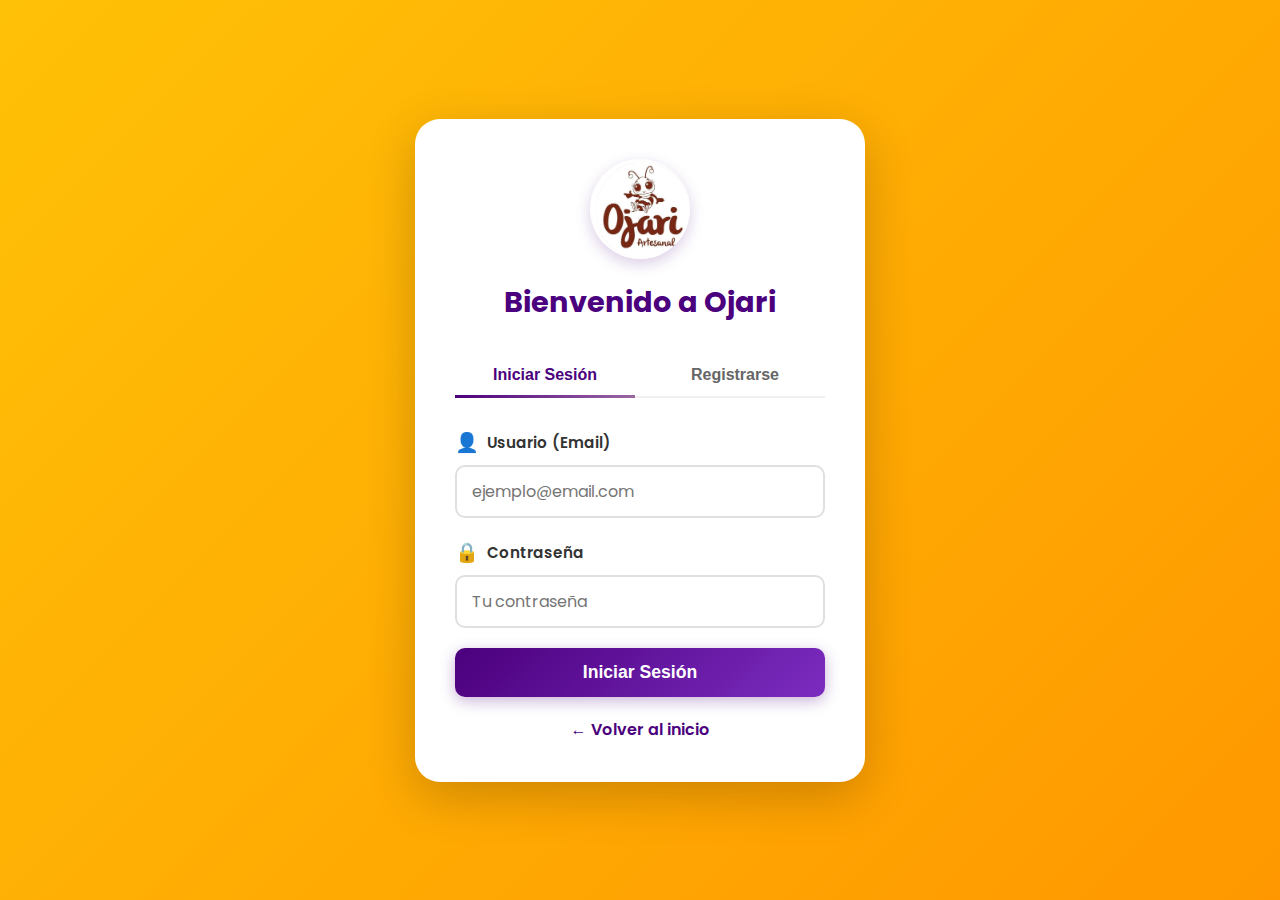
<file: Proyecto-Final-Web-main/login.html>
<!DOCTYPE html>
<html lang="es">
<head>
    <meta charset="UTF-8">
    <meta name="viewport" content="width=device-width, initial-scale=1.0">
    <title>Iniciar Sesión - Ojari Sabana</title>
    <link href="https://fonts.googleapis.com/css2?family=Poppins:wght@400;500;600;700&display=swap" rel="stylesheet">
    <link rel="stylesheet" href="login.css">
</head>
<body>
    <div class="login-container">
        <!-- Logo -->
        <div class="logo-section">
            <img src="Ojari-logo-removebg-preview.png" alt="Ojari Logo" class="logo-login">
            <h1>Bienvenido a Ojari</h1>
        </div>

        <!-- Tabs para seleccionar tipo de login -->
        <div class="tabs">
            <button class="tab-btn active" data-tab="login">Iniciar Sesión</button>
            <button class="tab-btn" data-tab="register">Registrarse</button>
        </div>

        <!-- Formulario de Login -->
        <div id="login-tab" class="tab-content active">
            <form id="login-form">
                <div class="form-group">
                    <label for="login-usuario">
                        <span class="icon">👤</span>
                        Usuario (Email)
                    </label>
                    <input 
                        type="email" 
                        id="login-usuario" 
                        name="usuario" 
                        placeholder="ejemplo@email.com"
                        required
                    />
                </div>

                <div class="form-group">
                    <label for="login-password">
                        <span class="icon">🔒</span>
                        Contraseña
                    </label>
                    <input 
                        type="password" 
                        id="login-password" 
                        name="contrasena" 
                        placeholder="Tu contraseña"
                        required
                        minlength="8"
                    />
                </div>

                <button type="submit" class="btn-submit">
                    Iniciar Sesión
                </button>

                <div class="form-footer">
                    <a href="index.html" class="link-volver">← Volver al inicio</a>
                </div>
            </form>
        </div>

        <!-- Formulario de Registro -->
        <div id="register-tab" class="tab-content">
            <form id="register-form">
                <div class="form-group">
                    <label for="reg-nombre">
                        <span class="icon">👤</span>
                        Nombre
                    </label>
                    <input 
                        type="text" 
                        id="reg-nombre" 
                        name="nombre" 
                        placeholder="Tu nombre"
                        required
                        minlength="2"
                    />
                </div>

                <div class="form-group">
                    <label for="reg-apellido">
                        <span class="icon">👤</span>
                        Apellido
                    </label>
                    <input 
                        type="text" 
                        id="reg-apellido" 
                        name="apellido" 
                        placeholder="Tu apellido"
                    />
                </div>

                <div class="form-group">
                    <label for="reg-telefono">
                        <span class="icon">📱</span>
                        Teléfono
                    </label>
                    <input 
                        type="tel" 
                        id="reg-telefono" 
                        name="telefono" 
                        placeholder="300 123 4567"
                    />
                </div>

                <div class="form-group">
                    <label for="reg-direccion">
                        <span class="icon">📍</span>
                        Dirección
                    </label>
                    <input 
                        type="text" 
                        id="reg-direccion" 
                        name="direccion" 
                        placeholder="Tu dirección"
                    />
                </div>

                <div class="form-group">
                    <label for="reg-usuario">
                        <span class="icon">✉️</span>
                        Email (Usuario)
                    </label>
                    <input 
                        type="email" 
                        id="reg-usuario" 
                        name="usuario" 
                        placeholder="ejemplo@email.com"
                        required
                    />
                </div>

                <div class="form-group">
                    <label for="reg-password">
                        <span class="icon">🔒</span>
                        Contraseña
                    </label>
                    <input 
                        type="password" 
                        id="reg-password" 
                        name="contrasena" 
                        placeholder="Mínimo 8 caracteres"
                        required
                        minlength="8"
                    />
                </div>

                <button type="submit" class="btn-submit">
                    Registrarse
                </button>

                <div class="form-footer">
                    <a href="index.html" class="link-volver">← Volver al inicio</a>
                </div>
            </form>
        </div>

        <!-- Mensaje de error/éxito -->
        <div id="message-box" class="message-box"></div>
    </div>

    <script src="login.js"></script>
</body>
</html>
</file>
<file: Proyecto-Final-Web-main/Menu-Principal.css>
/* ===== ESTILOS GENERALES ===== */
* {
  margin: 0;
  padding: 0;
  box-sizing: border-box;
}

body {
  font-family: "Poppins", "Arial", sans-serif;
  background-color: #fff;
  overflow-x: hidden;
  min-height: 100vh;
}

html,
body {
  overflow-x: clip; /* mejor que hidden para recorte limpio */
}

@supports not (overflow-x: clip) {
  html,
  body {
    overflow-x: hidden;
  }
}

/* ===== CONTENEDOR PRINCIPAL ===== */
.contenedorcito {
  position: relative;
  min-height: 100vh;
  background-color: #ffc107; /* Fondo amarillo */
  display: flex;
  flex-direction: column;
  align-items: center;
  justify-content: flex-start;
  padding: 20px;
}

/* ===== HEADER Y NAVEGACIÓN ===== */
header {
  display: flex;
  justify-content: flex-start;
  width: 100%;
  align-items: center;
  flex-direction: column;
  padding: 20px 0;
  position: absolute;
  top: 0;
  left: 0;
  gap: 15px;
}

.logo-empresa {
  width: 150px;
  height: 150px;
  border-radius: 50%;
  display: flex;
  justify-content: center;
  align-items: center;
  background-color: rgba(255, 255, 255, 0.3);
  transition: all 0.3s ease;
  border: 3px solid #fff;
  box-shadow: 0 0 5px rgba(0, 0, 0, 0.3);
}

.logo-empresa:hover {
  transform: scale(1.1);
  box-shadow: 0 0 10px rgba(0, 0, 0, 0.3);
}

.logo {
  height: 100px;
  width: auto;
  border-radius: 50%;
  transition: transform 0.3s ease;
  display: block;
}

/* Menu navegación */
nav {
  margin-top: 15px;
  width: 100%;
  margin-left: 0;
  margin-right: 0;
  justify-content: center; /* centra los <li> del ul */
}

nav ul {
  display: flex;
  gap: 2rem;
  justify-content: center;
}

nav li {
  list-style: none;
}

nav a {
  position: relative;
  display: inline-block;
  text-decoration: none;
  color: #4b007d;
  font-size: 1.1rem;
  font-weight: 600;
  padding: 0.25rem 0;
  transition: color 0.3s ease;
}

nav a::after {
  content: "";
  position: absolute;
  left: 0;
  bottom: -4px;
  width: 0;
  height: 3px;
  background: linear-gradient(to right, #4b007d, #9b67a2);
  transition: width 0.3s ease;
}

nav a:hover,
nav a[aria-current="page"] {
  color: #9b67a2;
}

nav a:hover::after,
nav a[aria-current="page"]::after {
  width: 100%;
}

/* ===== SECCIÓN BIENVENIDA ===== */
.bienvenida {
  width: 100%;
  display: flex;
  justify-content: flex-start;
  align-items: flex-start;
  margin-top: 320px; /* Más abajo del logo/nav */
  padding-left: 70px;
  min-height: 200px;
  position: relative;
}

/* Bloque del mensaje de bienvenida */
.intro-contenedor {
  max-width: 600px;
  min-width: 280px;
  animation: fadeInPop 1s cubic-bezier(0.42, 0, 0.58, 1);
  background: rgba(255, 255, 255, 0.15);
  border-radius: 24px;
  padding: 30px 40px 24px 40px;
  box-shadow: 0 2px 12px rgba(75, 0, 125, 0.09);
  width: 100%;
}

/* Título y estéticas */
.intro-contenedor h1 {
  margin: 0 0 0.5rem;
  font-size: 2.1rem;
  line-height: 1.1;
  color: #333;
  font-family: "Poppins", "Arial", sans-serif;
  font-weight: 700;
  letter-spacing: -1px;
  text-align: left;
}

/* Highlight color, degradado, subrayado animado */
.intro-highlight {
  color: #4b007d;
  position: relative;
  display: inline-block;
  font-family: "Poppins", "Arial", sans-serif;
  font-weight: 700;
  background: linear-gradient(90deg, #4b007d 60%, #9b67a2 100%);
  background-clip: text;
  -webkit-background-clip: text;
  -webkit-text-fill-color: transparent;
  overflow: hidden;
}

.intro-highlight:after {
  content: "";
  display: block;
  height: 4px;
  width: 100%;
  background: linear-gradient(90deg, #4b007d, #9b67a2);
  border-radius: 2px;
  margin-top: 2px;
  transform: scaleX(0);
  transform-origin: left;
  transition: transform 0.5s cubic-bezier(0.42, 0, 0.58, 1);
}

.intro-highlight:hover:after {
  transform: scaleX(1);
}

/* Párrafo descriptivo */
.intro-contenedor p {
  margin: 0 0 1rem;
  font-size: 1.12rem;
  color: #222;
  line-height: 1.5;
  font-family: "Poppins", "Arial", sans-serif;
  font-weight: 400;
  letter-spacing: 0.02em;
  text-align: left;
}

/* Hover en el h1 para más estética */
.intro-contenedor h1:hover .intro-highlight {
  filter: brightness(1.12) drop-shadow(0 2px 6px #9b67a2aa);
}

/* ===== CARRUSEL ===== */
/* Carrusel - Contenedor principal */
.carrusel {
  width: 480px; /* Aumentado de 360px */
  height: 320px; /* Aumentado de 240px */
  overflow: hidden;
  border-radius: 18px;
  box-shadow: 0 6px 32px rgba(75, 0, 125, 0.15);
  background: rgba(255, 255, 255, 0.08);
  position: relative;
  flex-shrink: 0;
  margin-left: 60px; /* Aumentado de 20px para moverlo más a la derecha */
}

/* Slider interno: contenedor de imágenes */
.slider {
  width: 100%;
  height: 100%;
  position: relative;
}

/* Apilar imágenes y controlar active */
.slide {
  position: absolute;
  inset: 0;
  width: 100%;
  height: 100%;
  object-fit: cover;
  opacity: 0;
  transition: opacity 0.8s ease, transform 0.8s cubic-bezier(0.2, 0.9, 0.3, 1);
  border-radius: 18px;
  box-shadow: 0 2px 8px rgba(75, 0, 125, 0.09);
  transform: scale(1.03);
}

.slide.active {
  opacity: 1;
  z-index: 1;
  transform: scale(1);
}

/* Indicadores */
.puntos {
  position: absolute;
  bottom: 12px;
  left: 0;
  right: 0;
  display: flex;
  justify-content: center;
  gap: 8px;
  z-index: 2;
  pointer-events: auto;
}

.dot {
  width: 10px;
  height: 10px;
  border-radius: 50%;
  background-color: rgba(255, 255, 255, 0.6);
  border: none;
  cursor: pointer;
  transition: all 0.25s ease;
  display: inline-block;
}

.dot.active {
  background-color: white;
  transform: scale(1.25);
  box-shadow: 0 2px 6px rgba(0, 0, 0, 0.15);
}

/* Pequeña sombra al hacer hover en el carrusel */
.carrusel:hover {
  transform: translateY(-2px);
  transition: transform 0.2s ease;
}

/* ===== DIVISOR ONDULADO ===== */
.divisor-ondulado {
  position: relative;
  width: 100%;
  height: 20vh;
  min-height: 100px;
  max-height: 200px;
  line-height: 0;
  z-index: 5;
  margin-bottom: -2px; /* evita línea de separación */
  pointer-events: none;
}

.divisor-ondulado svg {
  position: absolute;
  bottom: 0;
  width: 101%;
  height: 100%;
  display: block;
  transform: translateZ(0);
  left: -0.5%;
}

.onda {
  animation: waveFloat 9s ease-in-out infinite;
  will-change: transform;
}

.onda-2 {
  animation-duration: 12s;
  animation-delay: -1.2s;
  opacity: 0.95;
}

/* ===== SECCIÓN BLANCA (SOBRE NOSOTROS) ===== */
.seccion-blanca {
  background-color: #ffffff; /* fondo blanquito */
  margin-top: -40px; /* unión o solapamiento con la sección anterior */
  padding: 60px 20px; /* Espaciado interno */
  min-height: 60vh; /* Altura mínima visible */
  box-shadow: 0 -6px 24px rgba(75, 0, 125, 0.04); /* Sombra sutil */
  display: flex;
  justify-content: center;
  align-items: center;
}

.about-section.container {
  padding: 0 30px; /* Dar más padding al contenedor principal si es necesario */
}

/* Contenedor principal tipo grid */
.about-grid {
  display: grid;
  grid-template-columns: 1fr 2fr; /* Dibujo 1/3, contenido 2/3 */
  align-items: center;
  gap: 90px;
  max-width: 1100px;
  margin: 0 auto;
}

/* Contenedor del dibujo a la izquierda */
.about-image {
  display: flex;
  justify-content: center;
  align-items: center;
}

/* Wrapper del dibujo (recuadro estilizado) */
.image-wrapper {
  background-color: #f9f9f9; /* Fondo suave */
  border: 2px solid #eaeaea; /* Borde ligero */
  border-radius: 12px; /* Esquinas redondeadas */
  padding: 20px; /* Espaciado interno */
  box-shadow: 0px 4px 12px rgba(0, 0, 0, 0.15); /* Sombra */
  animation: fadeIn 1s ease, floaty 4s ease-in-out infinite; /* Animación */
  overflow: visible;
  max-width: 600px;
}

/* Imagen del dibujo */
.image-wrapper img {
  width: 100%;
  height: auto;
  display: flex;
  border-radius: 8px;
  object-fit: contain;
}

/* Contenedor del contenido */
.about-content {
  position: relative;
  padding: 40px 20px 40px 40px;
  animation: fadeSlideIn 0.8s ease-out;
}

/* Flecha conectora */
.flecha {
  position: absolute;
  left: -80px;
  top: 50%;
  transform: translateY(-50%);
  opacity: 0;
  animation: arrowAppear 0.8s ease-out 0.3s forwards;
}

/* Título con efecto de subrayado */
.title-animated {
  font-family: "Poppins", sans-serif;
  font-size: 2.2rem;
  color: #2b2b2b;
  margin-bottom: 1.2rem;
  position: relative;
  display: inline-block;
}

.title-animated::after {
  content: "";
  position: absolute;
  bottom: -4px;
  left: 0;
  width: 60px;
  height: 3px;
  background: #4b007d;
  transform: scaleX(0);
  transform-origin: left;
  animation: lineExpand 0.6s ease-out 0.4s forwards;
}

/* Estilos de texto */
.main-text {
  color: #444;
  line-height: 1.6;
  margin-bottom: 1rem;
  font-size: 1.1rem;
}

.muted {
  color: #6b6b6b;
  font-size: 1rem;
  line-height: 1.5;
  margin-bottom: 1.5rem;
}

/* Contenedor del botón */
.cta-wrapper {
  margin-top: 2rem;
}

/* Botón estilizado */
.btn-conocer {
  display: inline-flex;
  align-items: center;
  padding: 0.8rem 1.5rem;
  background-color: #4b007d;
  color: #fff;
  text-decoration: none;
  font-weight: 600;
  border-radius: 8px;
  transition: all 0.3s ease;
  box-shadow: 0 2px 8px rgba(75, 0, 125, 0.2);
}

.btn-conocer:hover {
  background-color: #5c0099;
  transform: translateY(-2px);
  box-shadow: 0 4px 12px rgba(75, 0, 125, 0.3);
}

.btn-arrow {
  margin-left: 8px;
  transition: transform 0.3s ease;
}

.btn-conocer:hover .btn-arrow {
  transform: translateX(4px);
}

/* Efecto hover suave en textos */
.main-text,
.muted {
  transition: color 0.3s ease;
}

.about-content:hover .main-text {
  color: #333;
}

.about-content:hover .muted {
  color: #555;
}

/* ===== SECCIÓN FRUTAL (PRODUCTOS) ===== */
.seccion-frutal {
  position: relative;
  z-index: 1;
  margin-top: 40px;
}

/* Fondo con imagen */
.seccion-fondo {
  background-image: url("C:/Users/A.Suarez/OneDrive/Documents/Proyecto-Heladria/Project-Heladeria-Web/Menu-Principal-Archivos/deliciosos-helados-fondo-naranja-vibrante_1160269-5676.jpg");
  background-size: cover;
  background-position: center;
  background-attachment: scroll !important;
  min-height: 500px;
  position: relative;
  z-index: 0;
  box-shadow: 0 -10px 30px rgba(0, 0, 0, 0.1);
  padding: 100px 0;
}

/* Utilizamos un pseudo-elemento para el overlay difuminado */
.seccion-fondo::before {
  content: "";
  position: absolute;
  inset: 0;
  background: rgba(0, 0, 0, 0.35);
  backdrop-filter: blur(8px);
  -webkit-backdrop-filter: blur(8px);
  z-index: -1;
}

/* Ocultamos el div .fondo-difuminado para evitar conflictos */
.fondo-difuminado {
  display: none;
}

/* Contenido de la sección */
.seccion-contenido {
  position: relative;
  z-index: 2;
  max-width: 1200px;
  margin: 0 auto;
  padding: 20px;
  color: #fff;
  text-align: center;
}

/* Header de productos */
.productos-header h2 {
  font-size: 2.8rem;
  font-weight: bold;
  margin-bottom: 16px;
}

.productos-subtitle {
  max-width: 700px;
  margin: 0 auto;
  line-height: 1.6;
  color: rgba(255, 255, 255, 0.9);
}

/* Grid de productos */
.productos-grid {
  display: grid;
  grid-template-columns: repeat(auto-fit, minmax(250px, 1fr));
  gap: 30px;
  padding: 20px 0;
}

/* Tarjetas de productos */
.producto-card {
  background: rgba(255, 255, 255, 0.95);
  border-radius: 15px;
  overflow: hidden;
  box-shadow: 0 10px 30px rgba(0, 0, 0, 0.2);
  transition: transform 0.3s, box-shadow 0.3s;
}

.producto-card:hover {
  transform: translateY(-5px);
  box-shadow: 0 15px 40px rgba(0, 0, 0, 0.3);
}

/* Imagen del producto */
.producto-imagen img {
  width: 100%;
  height: 200px;
  object-fit: cover;
  transition: transform 0.3s;
}

.producto-card:hover .producto-imagen img {
  transform: scale(1.05);
}

/* Información del producto */
.producto-info {
  padding: 20px;
}

.producto-precio {
  font-size: 1.25rem;
  color: #ff9800;
  font-weight: bold;
}

/* Se agrega color visible a los nombres de los postres */
.producto-nombre {
  font-size: 1.1rem;
  font-weight: 600;
  margin: 10px 0;
  color: #333;
}

.producto-descripcion {
  font-size: 0.9rem;
  color: #666;
}

/* Botón de compra */
.btn-comprar {
  display: inline-block;
  margin-top: 15px;
  background: #ff9800;
  color: #fff;
  padding: 10px 20px;
  border-radius: 25px;
  text-decoration: none;
  font-weight: bold;
  transition: background 0.3s, transform 0.3s;
}

.btn-comprar:hover {
  background: #ff5722;
  transform: scale(1.05);
}

/* ===== ANIMACIONES ===== */
@keyframes fadeInPop {
  0% {
    opacity: 0;
    transform: translateY(24px) scale(0.95);
  }
  100% {
    opacity: 1;
    transform: translateY(0) scale(1);
  }
}

@keyframes waveFloat {
  0% {
    transform: translateY(0);
  }
  50% {
    transform: translateY(6px);
  }
  100% {
    transform: translateY(0);
  }
}

@keyframes fadeIn {
  from {
    opacity: 0;
    transform: translateY(-20px);
  }
  to {
    opacity: 1;
    transform: translateY(0);
  }
}

@keyframes floaty {
  0%,
  100% {
    transform: translateY(0);
  }
  50% {
    transform: translateY(-6px);
  }
}

@keyframes fadeSlideIn {
  from {
    opacity: 0;
    transform: translateX(30px);
  }
  to {
    opacity: 1;
    transform: translateX(0);
  }
}

@keyframes arrowAppear {
  from {
    opacity: 0;
    transform: translate(-20px, -50%);
  }
  to {
    opacity: 1;
    transform: translate(0, -50%);
  }
}

@keyframes lineExpand {
  from {
    transform: scaleX(0);
  }
  to {
    transform: scaleX(1);
  }
}

/* ===== MEDIA QUERIES ===== */
/* Respeto a usuarios con reducción de movimiento */
@media (prefers-reduced-motion: reduce) {
  .onda,
  .onda-2 {
    animation: none !important;
  }
}

/* Responsividad navegación */
@media (max-width: 1200px) {
  nav {
    margin-left: 800px;
  }
}

@media (max-width: 992px) {
  nav {
    margin-left: 600px;
  }
}

@media (max-width: 768px) {
  /* Header y navegación */
  nav {
    margin-left: auto;
    margin-right: auto;
  }

  nav ul {
    flex-wrap: wrap;
    justify-content: center;
    gap: 1rem;
  }

  /* Bienvenida */
  .bienvenida {
    margin-top: 240px;
    padding-left: 10px;
    justify-content: center;
    flex-direction: column;
    align-items: center;
    gap: 16px;
  }

  .intro-contenedor h1 {
    text-align: center;
  }

  .intro-contenedor p {
    text-align: center;
  }

  /* Carrusel */
  .carrusel {
    width: 92vw;
    height: 320px;
    margin-top: 20px;
    margin-left: 0;
  }

  /* Divisor */
  .divisor-ondulado {
    height: 16vh;
    min-height: 80px;
  }

  /* About section */
  .about-grid {
    grid-template-columns: 1fr;
    text-align: center;
  }

  .image-wrapper {
    margin: 0 auto;
  }

  .about-content {
    padding: 20px 15px;
    text-align: center;
  }

  .title-animated::after {
    left: 50%;
    transform: translateX(-50%) scaleX(0);
  }

  /* Sección frutal */
  .seccion-fondo {
    min-height: 400px;
    background-attachment: scroll;
  }

  .seccion-contenido {
    padding: 60px 20px;
  }
}

@media (max-width: 650px) {
  .intro-contenedor {
    max-width: 98vw;
    padding: 16px 8px 12px 8px;
    border-radius: 14px;
  }
}

@media (max-width: 480px) {
  .logo-empresa {
    width: 140px;
    height: 140px;
  }

  .logo {
    height: 110px;
  }

  nav a {
    font-size: 1rem;
  }

  nav {
    margin-left: auto;
    margin-right: auto;
  }

  .bienvenida {
    margin-top: 250px;
    padding-left: 8px;
    justify-content: center;
  }

  .intro-contenedor h1 {
    font-size: 1.3rem;
    text-align: center;
  }

  .carrusel {
    height: 240px;
  }

  .title-animated {
    font-size: 1.8rem;
  }

  .main-text {
    font-size: 1rem;
  }

  .connector-arrow {
    display: none;
  }
}
</file>
<file: Proyecto-Final-Web-main/estilos-nuevos.css>
/* ===== SECCIÓN SÍGUENOS ===== */
.seccion-siguenos {
  background-color: #f9f9f9; /* Fondo gris claro */
  padding: 50px 20px;
  text-align: center;
}

.contenedor-siguenos {
  max-width: 1100px;
  margin: 0 auto;
}

.seccion-siguenos h2 {
  font-size: 2.5rem;
  color: #4b007d; /* Púrpura */
  margin-bottom: 20px;
}

.redes-sociales {
  display: flex;
  justify-content: center;
  gap: 20px;
  margin-top: 20px;
}

.redes-sociales a {
  text-decoration: none;
  color: #4b007d; /* Púrpura */
  font-size: 1.8rem;
  transition: transform 0.3s ease, color 0.3s ease;
}
.redes-sociales i {
  font-size: 24px; /* Ajusta el tamaño aquí */
  color: #4b007d; /* Color púrpura */
}

.redes-sociales a:hover {
  transform: scale(1.2); /* Zoom en el hover */
  color: #9b67a2; /* Púrpura claro */
}

/* ===== PIE DE PÁGINA ===== */
.pie-pagina {
  background-color: #4b007d; /* Púrpura oscuro */
  color: #ffffff; /* Texto blanco */
  text-align: center;
  padding: 20px 10px;
  font-size: 1rem;
}

.pie-pagina p {
  margin: 0;
  line-height: 1.5;
}
</file>
<file: Proyecto-Final-Web-main/Proyecto-Final-Web-main/Menu-Principal.css>
/* ===== ESTILOS GENERALES ===== */
* {
  margin: 0;
  padding: 0;
  box-sizing: border-box;
}

body {
  font-family: "Poppins", "Arial", sans-serif;
  background-color: #fff;
  overflow-x: hidden;
  min-height: 100vh;
}

html,
body {
  overflow-x: clip; /* mejor que hidden para recorte limpio */
}

@supports not (overflow-x: clip) {
  html,
  body {
    overflow-x: hidden;
  }
}

/* ===== CONTENEDOR PRINCIPAL ===== */
.contenedorcito {
  position: relative;
  min-height: 100vh;
  background-color: #ffc107; /* Fondo amarillo */
  display: flex;
  flex-direction: column;
  align-items: center;
  justify-content: flex-start;
  padding: 20px;
}

/* ===== HEADER Y NAVEGACIÓN ===== */
header {
  display: flex;
  justify-content: flex-start;
  width: 100%;
  align-items: center;
  flex-direction: column;
  padding: 20px 0;
  position: absolute;
  top: 0;
  left: 0;
  gap: 15px;
}

.logo-empresa {
  width: 150px;
  height: 150px;
  border-radius: 50%;
  display: flex;
  justify-content: center;
  align-items: center;
  background-color: rgba(255, 255, 255, 0.3);
  transition: all 0.3s ease;
  border: 3px solid #fff;
  box-shadow: 0 0 5px rgba(0, 0, 0, 0.3);
}

.logo-empresa:hover {
  transform: scale(1.1);
  box-shadow: 0 0 10px rgba(0, 0, 0, 0.3);
}

.logo {
  height: 100px;
  width: auto;
  border-radius: 50%;
  transition: transform 0.3s ease;
  display: block;
}

/* Menu navegación */
nav {
  margin-top: 15px;
  width: 100%;
  margin-left: 0;
  margin-right: 0;
  justify-content: center; /* centra los <li> del ul */
}

nav ul {
  display: flex;
  gap: 2rem;
  justify-content: center;
}

nav li {
  list-style: none;
}

nav a {
  position: relative;
  display: inline-block;
  text-decoration: none;
  color: #4b007d;
  font-size: 1.1rem;
  font-weight: 600;
  padding: 0.25rem 0;
  transition: color 0.3s ease;
}

nav a::after {
  content: "";
  position: absolute;
  left: 0;
  bottom: -4px;
  width: 0;
  height: 3px;
  background: linear-gradient(to right, #4b007d, #9b67a2);
  transition: width 0.3s ease;
}

nav a:hover,
nav a[aria-current="page"] {
  color: #9b67a2;
}

nav a:hover::after,
nav a[aria-current="page"]::after {
  width: 100%;
}

/* ===== SECCIÓN BIENVENIDA ===== */
.bienvenida {
  width: 100%;
  display: flex;
  justify-content: flex-start;
  align-items: flex-start;
  margin-top: 320px; /* Más abajo del logo/nav */
  padding-left: 70px;
  min-height: 200px;
  position: relative;
}

/* Bloque del mensaje de bienvenida */
.intro-contenedor {
  max-width: 600px;
  min-width: 280px;
  animation: fadeInPop 1s cubic-bezier(0.42, 0, 0.58, 1);
  background: rgba(255, 255, 255, 0.15);
  border-radius: 24px;
  padding: 30px 40px 24px 40px;
  box-shadow: 0 2px 12px rgba(75, 0, 125, 0.09);
  width: 100%;
}

/* Título y estéticas */
.intro-contenedor h1 {
  margin: 0 0 0.5rem;
  font-size: 2.1rem;
  line-height: 1.1;
  color: #333;
  font-family: "Poppins", "Arial", sans-serif;
  font-weight: 700;
  letter-spacing: -1px;
  text-align: left;
}

/* Highlight color, degradado, subrayado animado */
.intro-highlight {
  color: #4b007d;
  position: relative;
  display: inline-block;
  font-family: "Poppins", "Arial", sans-serif;
  font-weight: 700;
  background: linear-gradient(90deg, #4b007d 60%, #9b67a2 100%);
  background-clip: text;
  -webkit-background-clip: text;
  -webkit-text-fill-color: transparent;
  overflow: hidden;
}

.intro-highlight:after {
  content: "";
  display: block;
  height: 4px;
  width: 100%;
  background: linear-gradient(90deg, #4b007d, #9b67a2);
  border-radius: 2px;
  margin-top: 2px;
  transform: scaleX(0);
  transform-origin: left;
  transition: transform 0.5s cubic-bezier(0.42, 0, 0.58, 1);
}

.intro-highlight:hover:after {
  transform: scaleX(1);
}

/* Párrafo descriptivo */
.intro-contenedor p {
  margin: 0 0 1rem;
  font-size: 1.12rem;
  color: #222;
  line-height: 1.5;
  font-family: "Poppins", "Arial", sans-serif;
  font-weight: 400;
  letter-spacing: 0.02em;
  text-align: left;
}

/* Hover en el h1 para más estética */
.intro-contenedor h1:hover .intro-highlight {
  filter: brightness(1.12) drop-shadow(0 2px 6px #9b67a2aa);
}

/* ===== CARRUSEL ===== */
/* Carrusel - Contenedor principal */
.carrusel {
  width: 480px; /* Aumentado de 360px */
  height: 320px; /* Aumentado de 240px */
  overflow: hidden;
  border-radius: 18px;
  box-shadow: 0 6px 32px rgba(75, 0, 125, 0.15);
  background: rgba(255, 255, 255, 0.08);
  position: relative;
  flex-shrink: 0;
  margin-left: 60px; /* Aumentado de 20px para moverlo más a la derecha */
}

/* Slider interno: contenedor de imágenes */
.slider {
  width: 100%;
  height: 100%;
  position: relative;
}

/* Apilar imágenes y controlar active */
.slide {
  position: absolute;
  inset: 0;
  width: 100%;
  height: 100%;
  object-fit: cover;
  opacity: 0;
  transition: opacity 0.8s ease, transform 0.8s cubic-bezier(0.2, 0.9, 0.3, 1);
  border-radius: 18px;
  box-shadow: 0 2px 8px rgba(75, 0, 125, 0.09);
  transform: scale(1.03);
}

.slide.active {
  opacity: 1;
  z-index: 1;
  transform: scale(1);
}

/* Indicadores */
.puntos {
  position: absolute;
  bottom: 12px;
  left: 0;
  right: 0;
  display: flex;
  justify-content: center;
  gap: 8px;
  z-index: 2;
  pointer-events: auto;
}

.dot {
  width: 10px;
  height: 10px;
  border-radius: 50%;
  background-color: rgba(255, 255, 255, 0.6);
  border: none;
  cursor: pointer;
  transition: all 0.25s ease;
  display: inline-block;
}

.dot.active {
  background-color: white;
  transform: scale(1.25);
  box-shadow: 0 2px 6px rgba(0, 0, 0, 0.15);
}

/* Pequeña sombra al hacer hover en el carrusel */
.carrusel:hover {
  transform: translateY(-2px);
  transition: transform 0.2s ease;
}

/* ===== DIVISOR ONDULADO ===== */
.divisor-ondulado {
  position: relative;
  width: 100%;
  height: 20vh;
  min-height: 100px;
  max-height: 200px;
  line-height: 0;
  z-index: 5;
  margin-bottom: -2px; /* evita línea de separación */
  pointer-events: none;
}

.divisor-ondulado svg {
  position: absolute;
  bottom: 0;
  width: 101%;
  height: 100%;
  display: block;
  transform: translateZ(0);
  left: -0.5%;
}

.onda {
  animation: waveFloat 9s ease-in-out infinite;
  will-change: transform;
}

.onda-2 {
  animation-duration: 12s;
  animation-delay: -1.2s;
  opacity: 0.95;
}

/* ===== SECCIÓN BLANCA (SOBRE NOSOTROS) ===== */
.seccion-blanca {
  background-color: #ffffff; /* fondo blanquito */
  margin-top: -40px; /* unión o solapamiento con la sección anterior */
  padding: 60px 20px; /* Espaciado interno */
  min-height: 60vh; /* Altura mínima visible */
  box-shadow: 0 -6px 24px rgba(75, 0, 125, 0.04); /* Sombra sutil */
  display: flex;
  justify-content: center;
  align-items: center;
}

.about-section.container {
  padding: 0 30px; /* Dar más padding al contenedor principal si es necesario */
}

/* Contenedor principal tipo grid */
.about-grid {
  display: grid;
  grid-template-columns: 1fr 2fr; /* Dibujo 1/3, contenido 2/3 */
  align-items: center;
  gap: 90px;
  max-width: 1100px;
  margin: 0 auto;
}

/* Contenedor del dibujo a la izquierda */
.about-image {
  display: flex;
  justify-content: center;
  align-items: center;
}

/* Wrapper del dibujo (recuadro estilizado) */
.image-wrapper {
  background-color: #f9f9f9; /* Fondo suave */
  border: 2px solid #eaeaea; /* Borde ligero */
  border-radius: 12px; /* Esquinas redondeadas */
  padding: 20px; /* Espaciado interno */
  box-shadow: 0px 4px 12px rgba(0, 0, 0, 0.15); /* Sombra */
  animation: fadeIn 1s ease, floaty 4s ease-in-out infinite; /* Animación */
  overflow: visible;
  max-width: 600px;
}

/* Imagen del dibujo */
.image-wrapper img {
  width: 100%;
  height: auto;
  display: flex;
  border-radius: 8px;
  object-fit: contain;
}

/* Contenedor del contenido */
.about-content {
  position: relative;
  padding: 40px 20px 40px 40px;
  animation: fadeSlideIn 0.8s ease-out;
}

/* Flecha conectora */
.flecha {
  position: absolute;
  left: -80px;
  top: 50%;
  transform: translateY(-50%);
  opacity: 0;
  animation: arrowAppear 0.8s ease-out 0.3s forwards;
}

/* Título con efecto de subrayado */
.title-animated {
  font-family: "Poppins", sans-serif;
  font-size: 2.2rem;
  color: #2b2b2b;
  margin-bottom: 1.2rem;
  position: relative;
  display: inline-block;
}

.title-animated::after {
  content: "";
  position: absolute;
  bottom: -4px;
  left: 0;
  width: 60px;
  height: 3px;
  background: #4b007d;
  transform: scaleX(0);
  transform-origin: left;
  animation: lineExpand 0.6s ease-out 0.4s forwards;
}

/* Estilos de texto */
.main-text {
  color: #444;
  line-height: 1.6;
  margin-bottom: 1rem;
  font-size: 1.1rem;
}

.muted {
  color: #6b6b6b;
  font-size: 1rem;
  line-height: 1.5;
  margin-bottom: 1.5rem;
}

/* Contenedor del botón */
.cta-wrapper {
  margin-top: 2rem;
}

/* Botón estilizado */
.btn-conocer {
  display: inline-flex;
  align-items: center;
  padding: 0.8rem 1.5rem;
  background-color: #4b007d;
  color: #fff;
  text-decoration: none;
  font-weight: 600;
  border-radius: 8px;
  transition: all 0.3s ease;
  box-shadow: 0 2px 8px rgba(75, 0, 125, 0.2);
}

.btn-conocer:hover {
  background-color: #5c0099;
  transform: translateY(-2px);
  box-shadow: 0 4px 12px rgba(75, 0, 125, 0.3);
}

.btn-arrow {
  margin-left: 8px;
  transition: transform 0.3s ease;
}

.btn-conocer:hover .btn-arrow {
  transform: translateX(4px);
}

/* Efecto hover suave en textos */
.main-text,
.muted {
  transition: color 0.3s ease;
}

.about-content:hover .main-text {
  color: #333;
}

.about-content:hover .muted {
  color: #555;
}

/* ===== SECCIÓN FRUTAL (PRODUCTOS) ===== */
.seccion-frutal {
  position: relative;
  z-index: 1;
  margin-top: 40px;
}

/* Fondo con imagen */
.seccion-fondo {
  background-image: url("C:/Users/A.Suarez/OneDrive/Documents/Proyecto-Heladria/Project-Heladeria-Web/Menu-Principal-Archivos/deliciosos-helados-fondo-naranja-vibrante_1160269-5676.jpg");
  background-size: cover;
  background-position: center;
  background-attachment: scroll !important;
  min-height: 500px;
  position: relative;
  z-index: 0;
  box-shadow: 0 -10px 30px rgba(0, 0, 0, 0.1);
  padding: 100px 0;
}

/* Utilizamos un pseudo-elemento para el overlay difuminado */
.seccion-fondo::before {
  content: "";
  position: absolute;
  inset: 0;
  background: rgba(0, 0, 0, 0.35);
  backdrop-filter: blur(8px);
  -webkit-backdrop-filter: blur(8px);
  z-index: -1;
}

/* Ocultamos el div .fondo-difuminado para evitar conflictos */
.fondo-difuminado {
  display: none;
}

/* Contenido de la sección */
.seccion-contenido {
  position: relative;
  z-index: 2;
  max-width: 1200px;
  margin: 0 auto;
  padding: 20px;
  color: #fff;
  text-align: center;
}

/* Header de productos */
.productos-header h2 {
  font-size: 2.8rem;
  font-weight: bold;
  margin-bottom: 16px;
}

.productos-subtitle {
  max-width: 700px;
  margin: 0 auto;
  line-height: 1.6;
  color: rgba(255, 255, 255, 0.9);
}

/* Grid de productos */
.productos-grid {
  display: grid;
  grid-template-columns: repeat(auto-fit, minmax(250px, 1fr));
  gap: 30px;
  padding: 20px 0;
}

/* Tarjetas de productos */
.producto-card {
  background: rgba(255, 255, 255, 0.95);
  border-radius: 15px;
  overflow: hidden;
  box-shadow: 0 10px 30px rgba(0, 0, 0, 0.2);
  transition: transform 0.3s, box-shadow 0.3s;
}

.producto-card:hover {
  transform: translateY(-5px);
  box-shadow: 0 15px 40px rgba(0, 0, 0, 0.3);
}

/* Imagen del producto */
.producto-imagen img {
  width: 100%;
  height: 200px;
  object-fit: cover;
  transition: transform 0.3s;
}

.producto-card:hover .producto-imagen img {
  transform: scale(1.05);
}

/* Información del producto */
.producto-info {
  padding: 20px;
}

.producto-precio {
  font-size: 1.25rem;
  color: #ff9800;
  font-weight: bold;
}

/* Se agrega color visible a los nombres de los postres */
.producto-nombre {
  font-size: 1.1rem;
  font-weight: 600;
  margin: 10px 0;
  color: #333;
}

.producto-descripcion {
  font-size: 0.9rem;
  color: #666;
}

/* Botón de compra */
.btn-comprar {
  display: inline-block;
  margin-top: 15px;
  background: #ff9800;
  color: #fff;
  padding: 10px 20px;
  border-radius: 25px;
  text-decoration: none;
  font-weight: bold;
  transition: background 0.3s, transform 0.3s;
}

.btn-comprar:hover {
  background: #ff5722;
  transform: scale(1.05);
}

/* ===== ANIMACIONES ===== */
@keyframes fadeInPop {
  0% {
    opacity: 0;
    transform: translateY(24px) scale(0.95);
  }
  100% {
    opacity: 1;
    transform: translateY(0) scale(1);
  }
}

@keyframes waveFloat {
  0% {
    transform: translateY(0);
  }
  50% {
    transform: translateY(6px);
  }
  100% {
    transform: translateY(0);
  }
}

@keyframes fadeIn {
  from {
    opacity: 0;
    transform: translateY(-20px);
  }
  to {
    opacity: 1;
    transform: translateY(0);
  }
}

@keyframes floaty {
  0%,
  100% {
    transform: translateY(0);
  }
  50% {
    transform: translateY(-6px);
  }
}

@keyframes fadeSlideIn {
  from {
    opacity: 0;
    transform: translateX(30px);
  }
  to {
    opacity: 1;
    transform: translateX(0);
  }
}

@keyframes arrowAppear {
  from {
    opacity: 0;
    transform: translate(-20px, -50%);
  }
  to {
    opacity: 1;
    transform: translate(0, -50%);
  }
}

@keyframes lineExpand {
  from {
    transform: scaleX(0);
  }
  to {
    transform: scaleX(1);
  }
}

/* ===== MEDIA QUERIES ===== */
/* Respeto a usuarios con reducción de movimiento */
@media (prefers-reduced-motion: reduce) {
  .onda,
  .onda-2 {
    animation: none !important;
  }
}

/* Responsividad navegación */
@media (max-width: 1200px) {
  nav {
    margin-left: 800px;
  }
}

@media (max-width: 992px) {
  nav {
    margin-left: 600px;
  }
}

@media (max-width: 768px) {
  /* Header y navegación */
  nav {
    margin-left: auto;
    margin-right: auto;
  }

  nav ul {
    flex-wrap: wrap;
    justify-content: center;
    gap: 1rem;
  }

  /* Bienvenida */
  .bienvenida {
    margin-top: 240px;
    padding-left: 10px;
    justify-content: center;
    flex-direction: column;
    align-items: center;
    gap: 16px;
  }

  .intro-contenedor h1 {
    text-align: center;
  }

  .intro-contenedor p {
    text-align: center;
  }

  /* Carrusel */
  .carrusel {
    width: 92vw;
    height: 320px;
    margin-top: 20px;
    margin-left: 0;
  }

  /* Divisor */
  .divisor-ondulado {
    height: 16vh;
    min-height: 80px;
  }

  /* About section */
  .about-grid {
    grid-template-columns: 1fr;
    text-align: center;
  }

  .image-wrapper {
    margin: 0 auto;
  }

  .about-content {
    padding: 20px 15px;
    text-align: center;
  }

  .title-animated::after {
    left: 50%;
    transform: translateX(-50%) scaleX(0);
  }

  /* Sección frutal */
  .seccion-fondo {
    min-height: 400px;
    background-attachment: scroll;
  }

  .seccion-contenido {
    padding: 60px 20px;
  }
}

@media (max-width: 650px) {
  .intro-contenedor {
    max-width: 98vw;
    padding: 16px 8px 12px 8px;
    border-radius: 14px;
  }
}

@media (max-width: 480px) {
  .logo-empresa {
    width: 140px;
    height: 140px;
  }

  .logo {
    height: 110px;
  }

  nav a {
    font-size: 1rem;
  }

  nav {
    margin-left: auto;
    margin-right: auto;
  }

  .bienvenida {
    margin-top: 250px;
    padding-left: 8px;
    justify-content: center;
  }

  .intro-contenedor h1 {
    font-size: 1.3rem;
    text-align: center;
  }

  .carrusel {
    height: 240px;
  }

  .title-animated {
    font-size: 1.8rem;
  }

  .main-text {
    font-size: 1rem;
  }

  .connector-arrow {
    display: none;
  }
}
</file>
<file: Proyecto-Final-Web-main/Proyecto-Final-Web-main/estilos-nuevos.css>
/* ===== SECCIÓN SÍGUENOS ===== */
.seccion-siguenos {
  background-color: #f9f9f9; /* Fondo gris claro */
  padding: 50px 20px;
  text-align: center;
}

.contenedor-siguenos {
  max-width: 1100px;
  margin: 0 auto;
}

.seccion-siguenos h2 {
  font-size: 2.5rem;
  color: #4b007d; /* Púrpura */
  margin-bottom: 20px;
}

.redes-sociales {
  display: flex;
  justify-content: center;
  gap: 20px;
  margin-top: 20px;
}

.redes-sociales a {
  text-decoration: none;
  color: #4b007d; /* Púrpura */
  font-size: 1.8rem;
  transition: transform 0.3s ease, color 0.3s ease;
}
.redes-sociales i {
  font-size: 24px; /* Ajusta el tamaño aquí */
  color: #4b007d; /* Color púrpura */
}

.redes-sociales a:hover {
  transform: scale(1.2); /* Zoom en el hover */
  color: #9b67a2; /* Púrpura claro */
}

/* ===== PIE DE PÁGINA ===== */
.pie-pagina {
  background-color: #4b007d; /* Púrpura oscuro */
  color: #ffffff; /* Texto blanco */
  text-align: center;
  padding: 20px 10px;
  font-size: 1rem;
}

.pie-pagina p {
  margin: 0;
  line-height: 1.5;
}
</file>
<file: Proyecto-Final-Web-main/custom-styles.css>
/* ==========================================================================
   ESTILOS PARA PÁGINAS DE CONTENIDO (SOBRE NOSOTROS, CONTACTO)
   ========================================================================== */

/* Contenedor principal para el contenido */
.main-content {
  max-width: 900px; /* Ancho máximo del contenido */
  margin: 40px auto; /* Centra el contenedor y le da espacio arriba/abajo */
  padding: 20px;
  display: flex;
  flex-direction: column;
  gap: 30px; /* Espacio entre las tarjetas de contenido */
}

/* Tarjeta genérica para mostrar contenido */
.content-card {
  background-color: #ffffff;
  border-radius: 15px;
  padding: 30px;
  box-shadow: 0 6px 20px rgba(0,0,0,0.08);
  text-align: left;
}

.content-card h2 {
  color: #4b007d; /* Color morado del tema */
  margin-bottom: 15px;
  border-bottom: 2px solid #f0f0f0;
  padding-bottom: 10px;
}

.content-card p,
.content-card li {
  color: #333;
  line-height: 1.6;
  font-size: 1.1em;
}

.content-card ul {
  list-style-position: inside;
  padding-left: 10px;
}

.content-card li {
  margin-bottom: 10px;
}

/* ==========================================================================
   ESTILOS ESPECÍFICOS PARA EL FORMULARIO DE CONTACTO
   ========================================================================== */
.form-container {
  text-align: center;
}

.form-group {
  margin-bottom: 20px;
  text-align: left;
}

.form-group label {
  display: block;
  margin-bottom: 8px;
  font-weight: bold;
  color: #555;
}

.form-group input,
.form-group textarea {
  width: 100%;
  padding: 12px;
  border: 1px solid #ccc;
  border-radius: 8px;
  font-size: 1em;
  font-family: inherit;
  transition: border-color 0.3s ease, box-shadow 0.3s ease;
}

.form-group input:focus,
.form-group textarea:focus {
  outline: none;
  border-color: #4b007d;
  box-shadow: 0 0 8px rgba(75, 0, 125, 0.2);
}

.submit-btn {
  width: 100%;
  padding: 15px;
  background: orange;
  border: none;
  color: white;
  border-radius: 8px;
  cursor: pointer;
  font-weight: bold;
  font-size: 1.1em;
  transition: background-color 0.3s ease;
}

.submit-btn:hover {
  background: darkorange;
}
</file>
<file: Proyecto-Final-Web-main/Combined.css>
/* ==========================================================================
   RESETEO BÁSICO Y ESTILOS GLOBALES
   ========================================================================== */
* {
  margin: 0;
  padding: 0;
  box-sizing: border-box;
}

body {
  font-family: "Poppins", "Arial", sans-serif;
  background-color: #fff;
  color: #333;
  overflow-x: clip; /* Previene el desbordamiento horizontal */
}

/* Fallback para navegadores que no soportan `clip` */
@supports not (overflow-x: clip) {
  body {
    overflow-x: hidden;
  }
}

/* ==========================================================================
   ESTILOS DEL HEADER (COMPARTIDOS)
   ========================================================================== */
header {
  display: flex;
  width: 100%;
  align-items: center;
  padding: 20px;
  gap: 15px;
}

.logo-empresa {
  display: flex;
  justify-content: center;
  align-items: center;
  border-radius: 50%;
  background-color: rgba(255, 255, 255, 0.3);
  border: 3px solid #fff;
  box-shadow: 0 0 5px rgba(0, 0, 0, 0.3);
  transition: transform 0.3s ease, box-shadow 0.3s ease;
}

.logo-empresa:hover {
  transform: scale(1.1);
  box-shadow: 0 0 10px rgba(0, 0, 0, 0.5);
}

.logo {
  display: block;
  width: auto;
  border-radius: 50%;
}

/* --- Navegación --- */
nav ul {
  display: flex;
  justify-content: center;
  gap: 2rem;
  list-style: none;
}

nav a {
  position: relative;
  display: inline-block;
  text-decoration: none;
  color: #4b007d;
  font-size: 1.1rem;
  font-weight: 600;
  padding: 0.25rem 0;
  transition: color 0.3s ease;
}

nav a::after {
  content: "";
  position: absolute;
  left: 0;
  bottom: -4px;
  width: 0;
  height: 3px;
  background: linear-gradient(to right, #4b007d, #9b67a2);
  transition: width 0.3s ease;
}

nav a:hover,
nav a[aria-current="page"] {
  color: #9b67a2;
}

nav a:hover::after,
nav a[aria-current="page"]::after {
  width: 100%;
}

/* ==========================================================================
   ESTILOS PÁGINA PRINCIPAL (INDEX)
   ========================================================================== */
.contenedorcito {
  position: relative;
  min-height: 100vh;
  background-color: #ffc107;
  display: flex;
  flex-direction: column;
  align-items: center;
  padding: 20px 20px 0; /* Quitamos padding inferior para que el divisor se pegue */
}

/* --- Header específico para la página principal --- */
.contenedorcito > header {
  position: absolute;
  top: 0;
  left: 0;
  flex-direction: column;
  justify-content: flex-start;
}

.contenedorcito .logo-empresa {
  width: 150px;
  height: 150px;
}

.contenedorcito .logo {
  height: 100px;
}

/* --- Sección de bienvenida --- */
.bienvenida {
  width: 100%;
  display: flex;
  justify-content: center; /* Centrado para mejor alineación */
  align-items: flex-start;
  margin-top: 300px;
  gap: 60px; /* Espacio entre texto y carrusel */
  padding: 0 20px;
}

.intro-contenedor {
  max-width: 600px;
  min-width: 280px;
  animation: fadeInPop 1s cubic-bezier(0.42, 0, 0.58, 1);
  background: rgba(255, 255, 255, 0.15);
  border-radius: 24px;
  padding: 30px 40px;
  box-shadow: 0 2px 12px rgba(75, 0, 125, 0.09);
}

.intro-contenedor h1 {
  margin-bottom: 0.5rem;
  font-size: 2.1rem;
  line-height: 1.1;
  font-weight: 700;
  letter-spacing: -1px;
}

.intro-highlight {
  color: #4b007d;
  position: relative;
  display: inline-block;
  font-family: "Poppins", "Arial", sans-serif;
  font-weight: 700;
  background: linear-gradient(90deg, #4b007d 60%, #9b67a2 100%);
  background-clip: text;
  -webkit-background-clip: text;
  -webkit-text-fill-color: transparent;
  overflow: hidden;
}

.intro-highlight:after {
  content: "";
  display: block;
  height: 4px;
  width: 100%;
  background: linear-gradient(90deg, #4b007d, #9b67a2);
  border-radius: 2px;
  margin-top: 2px;
  transform: scaleX(0);
  transform-origin: left;
  transition: transform 0.5s cubic-bezier(0.42, 0, 0.58, 1);
}

.intro-highlight:hover:after {
  transform: scaleX(1);
}


.intro-contenedor p {
  margin-bottom: 1rem;
  font-size: 1.12rem;
  color: #222;
  line-height: 1.5;
  font-weight: 400;
}

/* --- Carrusel --- */
.carrusel {
  width: 480px; /* Aumentado de 360px */
  height: 320px; /* Aumentado de 240px */
  overflow: hidden;
  border-radius: 18px;
  box-shadow: 0 6px 32px rgba(75, 0, 125, 0.15);
  background: rgba(255, 255, 255, 0.08);
  position: relative;
  flex-shrink: 0;
  margin-left: 60px; /* Aumentado de 20px para moverlo más a la derecha */
}

/* Slider interno: contenedor de imágenes */
.slider {
  width: 100%;
  height: 100%;
  position: relative;
}

/* apilar imágenes y controlar active */
.slide {
  position: absolute;
  inset: 0;
  width: 100%;
  height: 100%;
  object-fit: cover;
  opacity: 0;
  transition: opacity 0.8s ease, transform 0.8s cubic-bezier(0.2, 0.9, 0.3, 1);
  border-radius: 18px;
  box-shadow: 0 2px 8px rgba(75, 0, 125, 0.09);
  transform: scale(1.03);
}
.slide.active {
  opacity: 1;
  z-index: 1;
  transform: scale(1);
}

/* dots */
.puntos {
  position: absolute;
  bottom: 12px;
  left: 0;
  right: 0;
  display: flex;
  justify-content: center;
  gap: 8px;
  z-index: 2;
  pointer-events: auto;
}

.dot {
  width: 10px;
  height: 10px;
  border-radius: 50%;
  background-color: rgba(255, 255, 255, 0.6);
  border: none;
  cursor: pointer;
  transition: all 0.25s ease;
  display: inline-block;
}
.dot.active {
  background-color: white;
  transform: scale(1.25);
  box-shadow: 0 2px 6px rgba(0, 0, 0, 0.15);
}

/* Pequeña sombra al hacer hover en el carrusel */
.carrusel:hover {
  transform: translateY(-2px);
  transition: transform 0.2s ease;
}

/* Responsive: apilar en pantallas pequeñas */
/* También ajusta el responsive para mantener la proporción */
@media (max-width: 768px) {
  .bienvenida {
    flex-direction: column;
    align-items: center;
    gap: 16px;
  }
  .carrusel {
    width: 92vw;
    height: 320px; /* Aumentado para mantener proporción */
    margin-top: 20px;
    margin-left: 0;
  }
}

@media (max-width: 480px) {
  .carrusel {
    height: 240px; /* Aumentado de 180px */
  }
}

/* --- Divisor ondulado --- */
.divisor-ondulado {
  position: relative;
  width: 100%;
  height: 20vh;
  min-height: 100px;
  max-height: 200px;
  z-index: 5;
  margin-top: auto; /* Empuja el divisor hacia abajo */
}

.divisor-ondulado svg {
  position: absolute;
  bottom: 0;
  width: 100%;
  height: 100%;
}

.onda {
  animation: waveFloat 9s ease-in-out infinite;
}
.onda-2 {
  animation-duration: 12s;
  animation-delay: -1.2s;
  opacity: 0.95;
}

@keyframes waveFloat {
  50% {
    transform: translateY(6px);
  }
}

/* --- Segunda parte --- */
.segunda-parte {
  background: linear-gradient(to bottom, #4b007d, #4b007d 120px, #ffffff 120px);
  padding: 48px 20px 80px;
}
.segunda-parte__contenido {
  max-width: 1100px;
  margin: 0 auto;
}

/* ==========================================================================
   ESTILOS PÁGINA DE PRODUCTOS
   ========================================================================== */
.pagina-productos {
  text-align: center;
}

.pagina-productos header {
  position: static; /* Anula el posicionamiento absoluto */
  flex-direction: row;
  justify-content: space-between;
  padding: 10px 40px;
  background-color: #ffc107;
  border-bottom: 2px solid #e0a800;
}

.pagina-productos .logo-empresa {
  width: 80px;
  height: 80px;
}

.pagina-productos .logo {
  height: 60px;
}

.pagina-productos nav {
  margin: 0 auto; /* Centra la navegación */
}

/* --- Contenedor de productos --- */
.products {
  padding: 40px 20px;
}

.products .subtitle {
  max-width: 600px;
  margin: 10px auto 30px;
  color: #666;
}

.grid {
  display: grid;
  gap: 30px;
  grid-template-columns: repeat(auto-fit, minmax(250px, 1fr));
  justify-items: center;
}

/* --- Tarjetas de producto --- */
.card {
  background: #fff;
  border-radius: 15px;
  padding: 20px;
  box-shadow: 0 6px 20px rgba(0, 0, 0, 0.1);
  max-width: 280px;
  width: 100%;
}

.card img {
  width: 100%;
  border-radius: 10px;
  margin-bottom: 15px;
}

.card h3 {
  color: orange;
  font-size: 1.4em;
  margin: 0;
}

.card h4 {
  margin: 8px 0;
  font-weight: bold;
}

.card p {
  font-size: 0.9em;
  color: #666;
  margin: 0;
}

.card button {
  margin-top: 15px;
  background: orange;
  border: none;
  padding: 10px 20px;
  color: white;
  border-radius: 5px;
  cursor: pointer;
  font-weight: bold;
  transition: background-color 0.3s ease;
}

.card button:hover {
  background: darkorange;
}

/* ==========================================================================
   CARRITO DE COMPRAS
   ========================================================================== */
.container-icon {
  position: relative;
}

.icon-cart {
  width: 40px;
  height: 40px;
  cursor: pointer;
}

.count-products {
  position: absolute;
  top: 0;
  right: 0;
  background-color: orange;
  color: white;
  border-radius: 50%;
  padding: 2px 6px;
  font-size: 0.8em;
  font-weight: bold;
}

.container-cart-products {
  position: absolute;
  top: 60px;
  right: 0;
  background-color: white;
  border-radius: 10px;
  box-shadow: 0 4px 12px rgba(0, 0, 0, 0.1);
  z-index: 1000;
  width: 350px;
  max-height: 400px;
  overflow-y: auto;
  padding: 20px;
  transition: transform 0.3s ease, opacity 0.3s ease;
  transform-origin: top right;
}

.hidden-cart {
  transform: scale(0.95);
  opacity: 0;
  pointer-events: none;
}

.cart-product {
  display: flex;
  justify-content: space-between;
  align-items: center;
  margin-bottom: 15px;
  border-bottom: 1px solid #eee;
  padding-bottom: 10px;
}

.info-cart-product .titulo-producto-carrito {
  font-weight: bold;
}

.info-cart-product .precio-producto-carrito {
  font-weight: bold;
}

.cantidad-producto-carrito {
  font-weight: bold;
  color: orange;
}

.icon-close {
  width: 20px;
  height: 20px;
  cursor: pointer;
}

.cart-total {
  display: flex;
  justify-content: space-between;
  align-items: center;
  font-size: 1.2em;
  font-weight: bold;
  margin-top: 20px;
  border-top: 1px solid #ccc;
  padding-top: 10px;
}

.cart-empty {
  text-align: center;
  font-weight: bold;
  color: #666;
  margin-top: 20px;
}

.ordenar-btn {
  width: 100%;
  padding: 12px;
  margin-top: 20px;
  background-color: #4caf50;
  color: white;
  border: none;
  border-radius: 5px;
  font-size: 1.1em;
  font-weight: bold;
  cursor: pointer;
  transition: background-color 0.3s ease;
}

.ordenar-btn:hover {
  background-color: #45a049;
}

/* ==========================================================================
   ANIMACIONES
   ========================================================================== */
@keyframes fadeInPop {
  from {
    opacity: 0;
    transform: translateY(24px) scale(0.95);
  }
  to {
    opacity: 1;
    transform: translateY(0) scale(1);
  }
}

/* ==========================================================================
   MEDIA QUERIES (RESPONSIVIDAD)
   ========================================================================== */
@media (max-width: 768px) {
  /* --- Header principal --- */
  .contenedorcito > header {
    padding: 15px;
  }
  .bienvenida {
    flex-direction: column;
    align-items: center;
    gap: 20px;
    margin-top: 280px; /* Ajustado */
  }

  nav ul {
    flex-wrap: wrap;
    gap: 1rem;
  }
  
  .carrusel {
    width: 92vw;
    height: 320px;
    margin-top: 20px;
  }

  /* --- Header de productos --- */
  .pagina-productos header {
    flex-direction: column;
    padding: 10px 20px;
    gap: 10px;
  }
}

@media (max-width: 480px) {
  .logo-empresa {
    width: 120px; /* Tamaño unificado para móviles */
    height: 120px;
  }
  .logo {
    height: 80px; /* Tamaño unificado */
  }
  .intro-contenedor {
    padding: 20px 15px;
    text-align: center;
  }
  .intro-contenedor h1 {
    font-size: 1.5rem;
  }
  .carrusel {
    height: 240px;
  }
  .bienvenida {
    margin-top: 250px;
  }
}

@media (prefers-reduced-motion: reduce) {
  *, *::before, *::after {
    animation: none !important;
    transition: none !important;
  }
}
</file>
<file: Proyecto-Final-Web-main/admin-dashboard.css>
/* ===== RESETEO Y VARIABLES ===== */
* {
    margin: 0;
    padding: 0;
    box-sizing: border-box;
}

:root {
    --primary: #4b007d;
    --primary-light: #7b2cbf;
    --secondary: #ffc107;
    --success: #4caf50;
    --danger: #e74c3c;
    --warning: #ff9800;
    --info: #2196f3;
    --dark: #333;
    --light: #f5f5f5;
    --white: #ffffff;
}

body {
    font-family: "Poppins", Arial, sans-serif;
    background-color: var(--light);
    color: var(--dark);
}

/* ===== LAYOUT PRINCIPAL ===== */
.dashboard-container {
    display: flex;
    min-height: 100vh;
}

/* ===== SIDEBAR ===== */
.sidebar {
    width: 280px;
    background: linear-gradient(180deg, var(--primary) 0%, var(--primary-light) 100%);
    color: white;
    display: flex;
    flex-direction: column;
    box-shadow: 2px 0 10px rgba(0, 0, 0, 0.1);
    position: fixed;
    height: 100vh;
    z-index: 100;
}

.sidebar-header {
    padding: 30px 20px;
    text-align: center;
    border-bottom: 1px solid rgba(255, 255, 255, 0.1);
}

.sidebar-logo {
    width: 80px;
    height: 80px;
    border-radius: 50%;
    margin-bottom: 15px;
    box-shadow: 0 4px 15px rgba(0, 0, 0, 0.2);
}

.sidebar-header h2 {
    font-size: 1.5rem;
    font-weight: 700;
}

.sidebar-nav {
    flex: 1;
    padding: 20px 0;
}

.nav-btn {
    width: 100%;
    padding: 15px 25px;
    background: transparent;
    border: none;
    color: rgba(255, 255, 255, 0.8);
    text-align: left;
    font-size: 1rem;
    font-weight: 600;
    cursor: pointer;
    transition: all 0.3s ease;
    border-left: 4px solid transparent;
}

.nav-btn:hover {
    background: rgba(255, 255, 255, 0.1);
    color: white;
}

.nav-btn.active {
    background: rgba(255, 255, 255, 0.15);
    color: white;
    border-left-color: var(--secondary);
}

.sidebar-footer {
    padding: 20px;
    border-top: 1px solid rgba(255, 255, 255, 0.1);
}

.user-info {
    padding: 15px;
    background: rgba(255, 255, 255, 0.1);
    border-radius: 10px;
    margin-bottom: 15px;
    text-align: center;
}

.btn-logout, .btn-home {
    width: 100%;
    padding: 12px;
    margin-bottom: 10px;
    background: rgba(231, 76, 60, 0.9);
    color: white;
    border: none;
    border-radius: 8px;
    font-weight: 600;
    cursor: pointer;
    transition: background 0.3s ease;
    text-decoration: none;
    display: block;
    text-align: center;
}

.btn-home {
    background: rgba(255, 255, 255, 0.2);
}

.btn-logout:hover {
    background: #c0392b;
}

.btn-home:hover {
    background: rgba(255, 255, 255, 0.3);
}

/* ===== MAIN CONTENT ===== */
.main-content {
    flex: 1;
    margin-left: 280px;
    padding: 30px;
    background-color: var(--light);
}

.content-section {
    display: none;
}

.content-section.active {
    display: block;
    animation: fadeIn 0.3s ease;
}

@keyframes fadeIn {
    from {
        opacity: 0;
        transform: translateY(10px);
    }
    to {
        opacity: 1;
        transform: translateY(0);
    }
}

.section-header {
    display: flex;
    justify-content: space-between;
    align-items: center;
    margin-bottom: 30px;
}

.section-header h1 {
    color: var(--primary);
    font-size: 2rem;
}

/* ===== BOTONES ===== */
.btn-primary {
    padding: 12px 24px;
    background: linear-gradient(135deg, var(--primary) 0%, var(--primary-light) 100%);
    color: white;
    border: none;
    border-radius: 10px;
    font-weight: 600;
    cursor: pointer;
    transition: all 0.3s ease;
    box-shadow: 0 4px 15px rgba(75, 0, 125, 0.3);
}

.btn-primary:hover {
    transform: translateY(-2px);
    box-shadow: 0 6px 20px rgba(75, 0, 125, 0.4);
}

.btn-secondary {
    padding: 12px 24px;
    background: #e0e0e0;
    color: var(--dark);
    border: none;
    border-radius: 10px;
    font-weight: 600;
    cursor: pointer;
    transition: all 0.3s ease;
}

.btn-secondary:hover {
    background: #d0d0d0;
}

.btn-edit {
    padding: 8px 16px;
    background: var(--info);
    color: white;
    border: none;
    border-radius: 6px;
    cursor: pointer;
    margin-right: 5px;
    transition: background 0.3s ease;
}

.btn-edit:hover {
    background: #1976d2;
}

.btn-delete {
    padding: 8px 16px;
    background: var(--danger);
    color: white;
    border: none;
    border-radius: 6px;
    cursor: pointer;
    transition: background 0.3s ease;
}

.btn-delete:hover {
    background: #c0392b;
}

.btn-estado {
    padding: 6px 12px;
    border: none;
    border-radius: 6px;
    cursor: pointer;
    font-size: 0.9rem;
    font-weight: 600;
    transition: all 0.3s ease;
}

/* ===== BARRA DE BÚSQUEDA ===== */
.search-bar {
    display: flex;
    gap: 15px;
    margin-bottom: 20px;
}

.search-bar input,
.search-bar select {
    padding: 12px 15px;
    border: 2px solid #e0e0e0;
    border-radius: 10px;
    font-size: 1rem;
    font-family: "Poppins", Arial, sans-serif;
    transition: border-color 0.3s ease;
}

.search-bar input {
    flex: 1;
}

.search-bar input:focus,
.search-bar select:focus {
    outline: none;
    border-color: var(--primary);
}

/* ===== TABLAS ===== */
.table-container {
    background: white;
    border-radius: 15px;
    padding: 20px;
    box-shadow: 0 4px 15px rgba(0, 0, 0, 0.05);
    overflow-x: auto;
}

.data-table {
    width: 100%;
    border-collapse: collapse;
}

.data-table thead {
    background: linear-gradient(135deg, var(--primary) 0%, var(--primary-light) 100%);
    color: white;
}

.data-table th {
    padding: 15px;
    text-align: left;
    font-weight: 600;
}

.data-table td {
    padding: 15px;
    border-bottom: 1px solid #f0f0f0;
}

.data-table tbody tr:hover {
    background-color: #f9f9f9;
}

.data-table img {
    width: 60px;
    height: 60px;
    object-fit: cover;
    border-radius: 8px;
}

.loading-cell {
    text-align: center;
    padding: 40px !important;
    color: #999;
}

/* ===== BADGES DE ESTADO ===== */
.badge {
    padding: 6px 12px;
    border-radius: 20px;
    font-size: 0.85rem;
    font-weight: 600;
    display: inline-block;
}

.badge-pendiente {
    background: #fff3cd;
    color: #856404;
}

.badge-preparacion {
    background: #cfe2ff;
    color: #084298;
}

.badge-listo {
    background: #d1e7dd;
    color: #0f5132;
}

.badge-entregado {
    background: #d4edda;
    color: #155724;
}

.badge-cancelado {
    background: #f8d7da;
    color: #721c24;
}

/* ===== MODALES ===== */
.modal-overlay {
    position: fixed;
    top: 0;
    left: 0;
    width: 100%;
    height: 100%;
    background: rgba(0, 0, 0, 0.7);
    display: flex;
    justify-content: center;
    align-items: center;
    z-index: 1000;
    opacity: 0;
    visibility: hidden;
    transition: all 0.3s ease;
}

.modal-overlay.active {
    opacity: 1;
    visibility: visible;
}

.modal-content {
    background: white;
    border-radius: 20px;
    padding: 30px;
    max-width: 600px;
    width: 90%;
    max-height: 90vh;
    overflow-y: auto;
    box-shadow: 0 10px 40px rgba(0, 0, 0, 0.3);
    transform: scale(0.9);
    transition: transform 0.3s ease;
}

.modal-overlay.active .modal-content {
    transform: scale(1);
}

.modal-small {
    max-width: 400px;
}

.modal-header {
    display: flex;
    justify-content: space-between;
    align-items: center;
    margin-bottom: 25px;
    padding-bottom: 15px;
    border-bottom: 2px solid #f0f0f0;
}

.modal-header h2 {
    color: var(--primary);
    font-size: 1.5rem;
}

.btn-close {
    background: none;
    border: none;
    font-size: 1.5rem;
    cursor: pointer;
    color: #999;
    transition: color 0.3s ease;
}

.btn-close:hover {
    color: var(--danger);
}

/* ===== FORMULARIOS ===== */
.form-group {
    margin-bottom: 20px;
}

.form-group label {
    display: block;
    font-weight: 600;
    margin-bottom: 8px;
    color: var(--dark);
}

.form-group input,
.form-group select,
.form-group textarea {
    width: 100%;
    padding: 12px 15px;
    border: 2px solid #e0e0e0;
    border-radius: 10px;
    font-size: 1rem;
    font-family: "Poppins", Arial, sans-serif;
    transition: border-color 0.3s ease;
}

.form-group input:focus,
.form-group select:focus,
.form-group textarea:focus {
    outline: none;
    border-color: var(--primary);
}

.form-group small {
    display: block;
    margin-top: 5px;
    color: #666;
    font-size: 0.85rem;
}

.form-row {
    display: grid;
    grid-template-columns: 1fr 1fr;
    gap: 15px;
}

.modal-buttons {
    display: flex;
    gap: 15px;
    margin-top: 25px;
}

.modal-buttons button {
    flex: 1;
}

/* ===== GRID DE CATEGORÍAS ===== */
.categorias-grid {
    display: grid;
    grid-template-columns: repeat(auto-fill, minmax(200px, 1fr));
    gap: 20px;
}

.categoria-card {
    background: white;
    padding: 20px;
    border-radius: 15px;
    box-shadow: 0 4px 15px rgba(0, 0, 0, 0.05);
    text-align: center;
    transition: transform 0.3s ease;
}

.categoria-card:hover {
    transform: translateY(-5px);
}

.categoria-card h3 {
    color: var(--primary);
    margin-bottom: 15px;
}

/* ===== RESPONSIVE ===== */
@media (max-width: 768px) {
    .sidebar {
        width: 100%;
        height: auto;
        position: relative;
    }

    .main-content {
        margin-left: 0;
    }

    .form-row {
        grid-template-columns: 1fr;
    }

    .section-header {
        flex-direction: column;
        gap: 15px;
        align-items: flex-start;
    }

    .search-bar {
        flex-direction: column;
    }
}
</file>
<file: Proyecto-Final-Web-main/login.css>
/* ===== RESETEO BÁSICO ===== */
* {
    margin: 0;
    padding: 0;
    box-sizing: border-box;
}

body {
    font-family: "Poppins", Arial, sans-serif;
    background: linear-gradient(135deg, #ffc107 0%, #ff9800 100%);
    min-height: 100vh;
    display: flex;
    justify-content: center;
    align-items: center;
    padding: 20px;
}

/* ===== CONTENEDOR PRINCIPAL ===== */
.login-container {
    background: white;
    border-radius: 25px;
    box-shadow: 0 15px 50px rgba(0, 0, 0, 0.2);
    max-width: 450px;
    width: 100%;
    padding: 40px;
    animation: fadeInUp 0.6s ease;
}

@keyframes fadeInUp {
    from {
        opacity: 0;
        transform: translateY(30px);
    }
    to {
        opacity: 1;
        transform: translateY(0);
    }
}

/* ===== LOGO SECTION ===== */
.logo-section {
    text-align: center;
    margin-bottom: 30px;
}

.logo-login {
    width: 100px;
    height: 100px;
    border-radius: 50%;
    margin-bottom: 15px;
    box-shadow: 0 5px 15px rgba(75, 0, 125, 0.2);
}

.logo-section h1 {
    color: #4b007d;
    font-size: 1.8rem;
    font-weight: 700;
}

/* ===== TABS ===== */
.tabs {
    display: flex;
    gap: 10px;
    margin-bottom: 30px;
    border-bottom: 2px solid #f0f0f0;
}

.tab-btn {
    flex: 1;
    padding: 12px 20px;
    background: transparent;
    border: none;
    color: #666;
    font-size: 1rem;
    font-weight: 600;
    cursor: pointer;
    position: relative;
    transition: color 0.3s ease;
}

.tab-btn.active {
    color: #4b007d;
}

.tab-btn.active::after {
    content: "";
    position: absolute;
    bottom: -2px;
    left: 0;
    width: 100%;
    height: 3px;
    background: linear-gradient(to right, #4b007d, #9b67a2);
}

/* ===== TAB CONTENT ===== */
.tab-content {
    display: none;
    animation: fadeIn 0.4s ease;
}

.tab-content.active {
    display: block;
}

@keyframes fadeIn {
    from {
        opacity: 0;
    }
    to {
        opacity: 1;
    }
}

/* ===== FORMULARIOS ===== */
.form-group {
    margin-bottom: 20px;
}

.form-group label {
    display: flex;
    align-items: center;
    gap: 8px;
    font-weight: 600;
    color: #333;
    margin-bottom: 8px;
    font-size: 0.95rem;
}

.icon {
    font-size: 1.2rem;
}

.form-group input,
.form-group textarea {
    width: 100%;
    padding: 12px 15px;
    border: 2px solid #e0e0e0;
    border-radius: 10px;
    font-size: 1rem;
    font-family: "Poppins", Arial, sans-serif;
    transition: all 0.3s ease;
}

.form-group input:focus {
    outline: none;
    border-color: #4b007d;
    box-shadow: 0 0 0 3px rgba(75, 0, 125, 0.1);
}

/* ===== BOTÓN SUBMIT ===== */
.btn-submit {
    width: 100%;
    padding: 14px 20px;
    background: linear-gradient(135deg, #4b007d 0%, #7b2cbf 100%);
    color: white;
    border: none;
    border-radius: 10px;
    font-size: 1.1rem;
    font-weight: 700;
    cursor: pointer;
    transition: all 0.3s ease;
    box-shadow: 0 4px 15px rgba(75, 0, 125, 0.3);
}

.btn-submit:hover {
    transform: translateY(-2px);
    box-shadow: 0 6px 20px rgba(75, 0, 125, 0.4);
}

.btn-submit:active {
    transform: translateY(0);
}

/* ===== FOOTER DEL FORM ===== */
.form-footer {
    margin-top: 20px;
    text-align: center;
}

.link-volver {
    color: #4b007d;
    text-decoration: none;
    font-weight: 600;
    transition: color 0.3s ease;
}

.link-volver:hover {
    color: #7b2cbf;
}

/* ===== MESSAGE BOX ===== */
.message-box {
    margin-top: 20px;
    padding: 15px;
    border-radius: 10px;
    text-align: center;
    font-weight: 600;
    display: none;
    animation: slideDown 0.3s ease;
}

@keyframes slideDown {
    from {
        opacity: 0;
        transform: translateY(-10px);
    }
    to {
        opacity: 1;
        transform: translateY(0);
    }
}

.message-box.success {
    background-color: #d4edda;
    color: #155724;
    border: 1px solid #c3e6cb;
    display: block;
}

.message-box.error {
    background-color: #f8d7da;
    color: #721c24;
    border: 1px solid #f5c6cb;
    display: block;
}

/* ===== RESPONSIVE ===== */
@media (max-width: 480px) {
    .login-container {
        padding: 25px 20px;
    }

    .logo-section h1 {
        font-size: 1.5rem;
    }

    .btn-submit {
        font-size: 1rem;
        padding: 12px 18px;
    }
}
</file>
